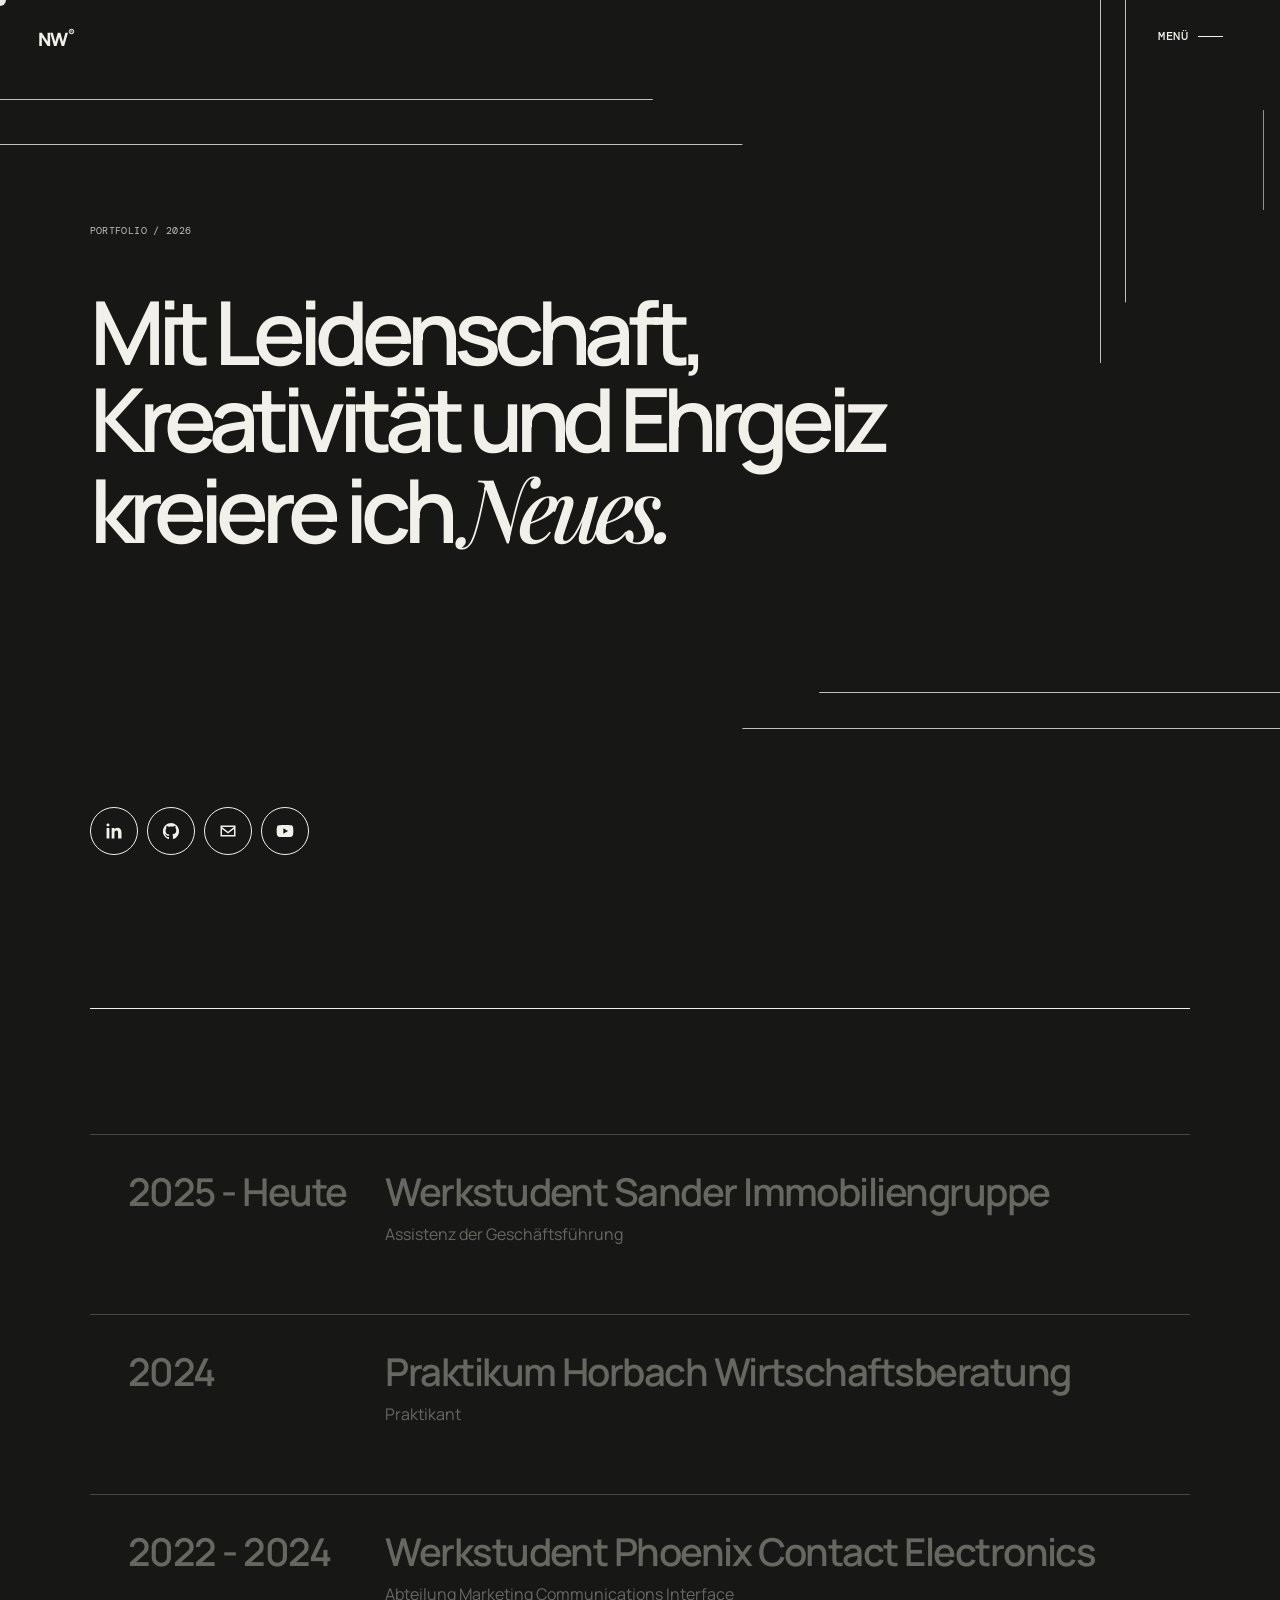
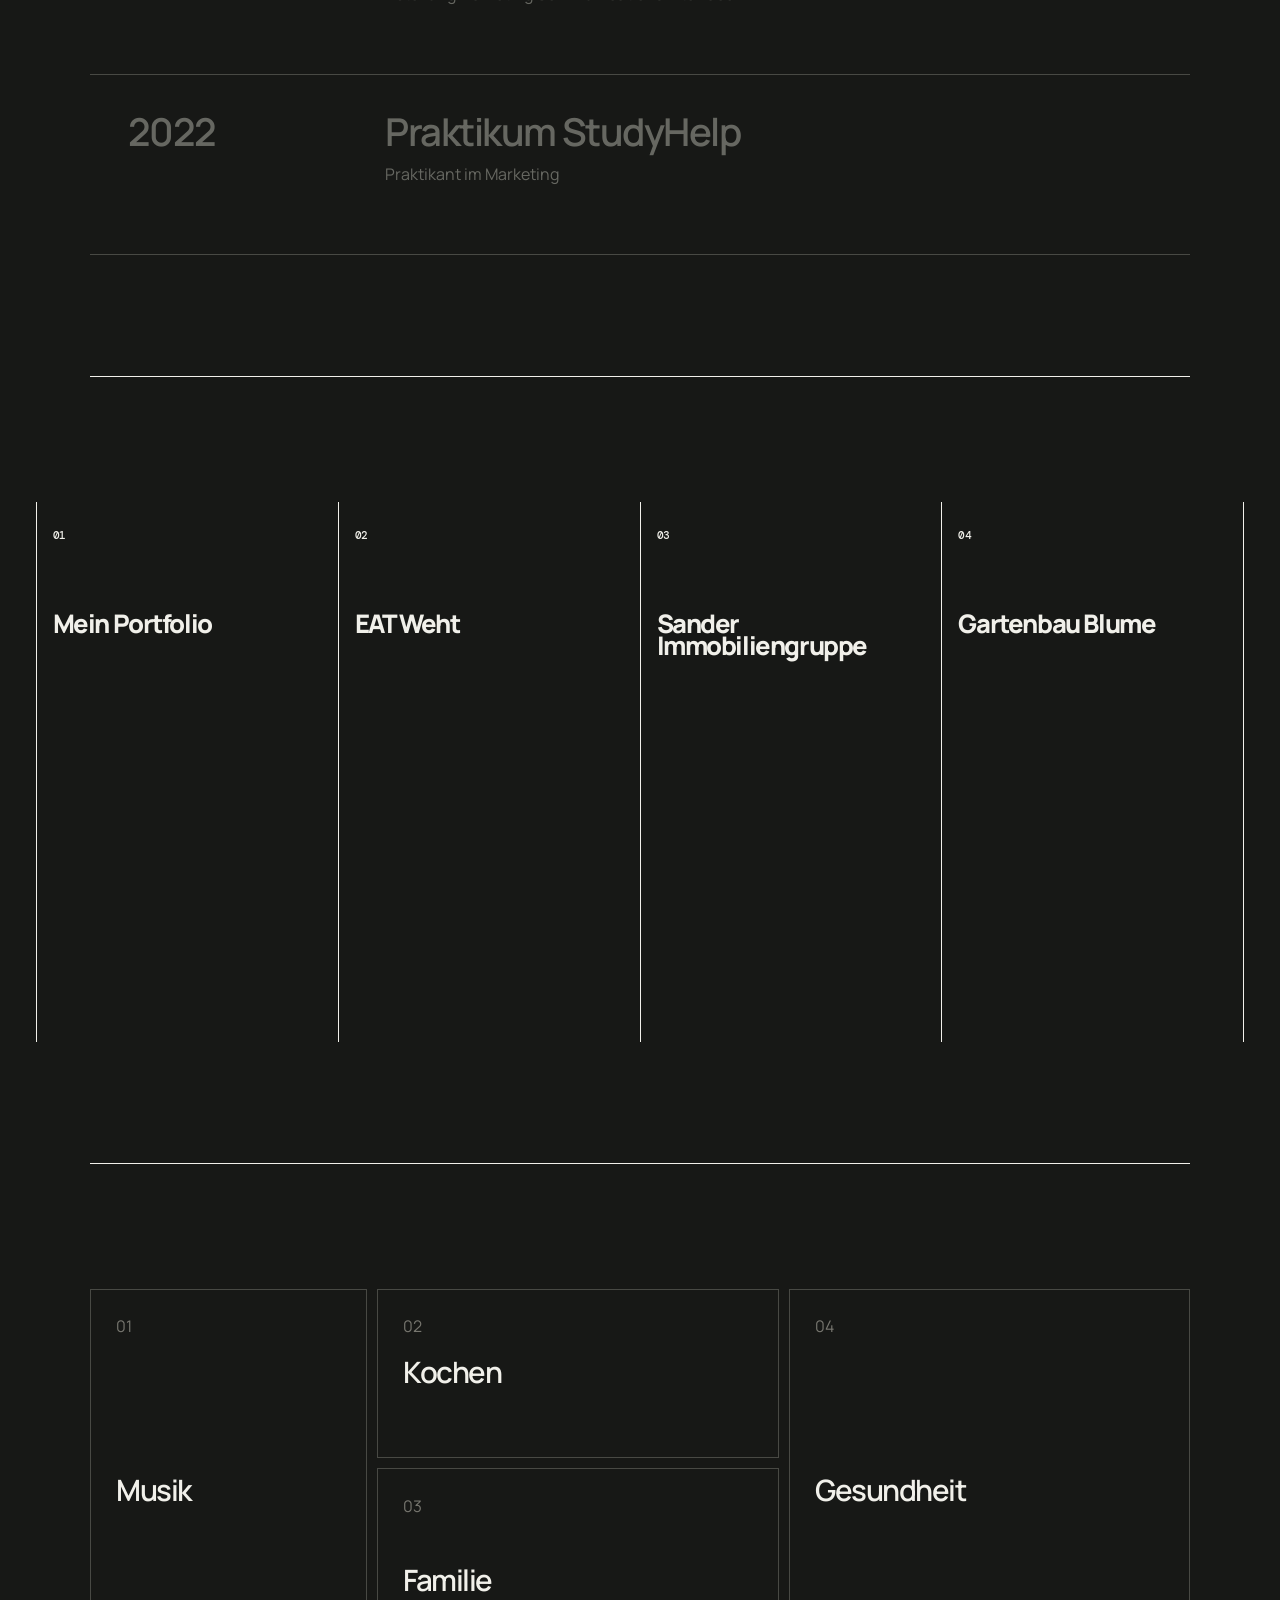
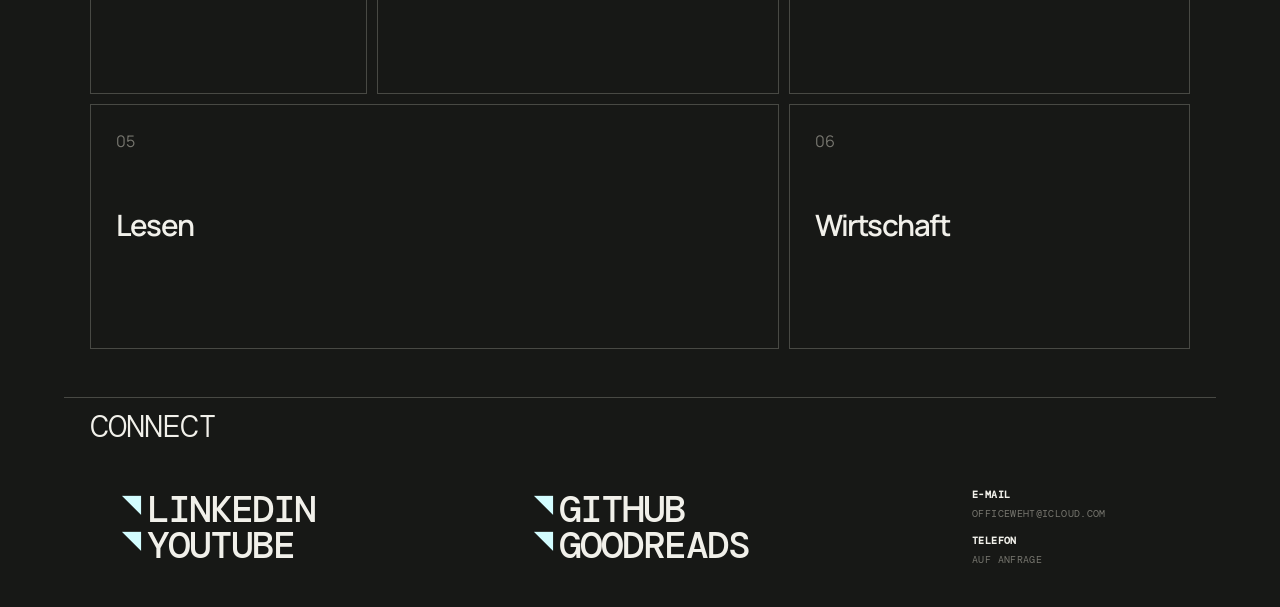
<file: index.html>
<!doctype html>
<html lang="de">
<head>
  <meta charset="utf-8">
  <meta name="viewport" content="width=device-width, initial-scale=1">
  <!-- ✏️ EDITIEREN: Browser-Titel -->
  <title>Über mich</title>
  <link rel="stylesheet" href="style-editorial.css">
</head>
<body>
  <div class="cursor-dot" aria-hidden="true"></div>
  <div class="progress" aria-hidden="true"><span></span></div>

    <header class="site-header">
        <!-- Monogramm / Brand -->
        <a class="brand" href="#top" aria-label="Zur Startseite">
            NW<span>®</span>
        </a>

    <!-- Menü Container mit Liquid-Glass Dropdown -->
        <div class="menu-wrapper">
            <button class="menu-toggle" type="button" aria-expanded="false" aria-controls="menu-dropdown">
            Menü <span></span>
            </button>

            <nav class="menu-dropdown" id="menu-dropdown" aria-label="Hauptnavigation">
                <div class="menu-dropdown__inner">
                    <a href="#top"><small>01</small> Start</a>
                    <a href="#history"><small>02</small> Historie</a>
                    <a href="#about"><small>03</small> Projekte</a>
                    <a href="#work"><small>04</small> Über mich</a>
                </div>
            </nav>
        </div>
    </header>

    <main id="top">
        <section class="hero" aria-labelledby="hero-title">
            <p class="eyebrow reveal">Portfolio / 2026</p>
                <div id="hero-title" class="hero-title">
                    <h1 class="hero-title-main">
                        <span class="line reveal">Mit Leidenschaft,</span>
                        <span class="line reveal">Kreativität und Ehrgeiz</span>
                        <span class="line reveal">kreiere ich <em>Neues.</em></span>
                    </h1>

                    <div class="hero-title-secret" aria-hidden="true">
                        <span class="line">Mit null Erfahrung,</span>
                        <span class="line">Langeweile und Musik</span>
                        <span class="line"><em>wird das schon.</em></span>
                    </div>
                </div>
            
            <!-- Horizontale Scroll-Balken im Hero-Hintergrund -->
            <div class="hero-lines" aria-hidden="true">
                <span class="hero-line hero-line--top-left"></span>
                <span class="hero-line hero-line--top-left2"></span>
                <span class="hero-line hero-line--bottom-right"></span>
                <span class="hero-line hero-line--bottom-right2"></span>
                <span class="hero-line hero-line--vertical"></span>
                <span class="hero-line hero-line--vertical2"></span>
            </div>        

            <div class="hero-actions reveal">
                <a class="hero-icon magnetic" href="https://www.linkedin.com/in/nico-weht" target="_blank" rel="noopener" aria-label="LinkedIn-Profil">
                <svg viewBox="0 0 24 24" aria-hidden="true"><path d="M6.4 8.3H3.1V21h3.3V8.3ZM4.8 3C3.7 3 3 3.7 3 4.7s.7 1.7 1.7 1.7c1.1 0 1.8-.7 1.8-1.7S5.8 3 4.8 3ZM21 13.7c0-3.8-2-5.6-4.7-5.6-2.2 0-3.2 1.2-3.8 2v-1.7H9.2V21h3.3v-6.3c0-1.7.3-3.3 2.4-3.3 2 0 2 1.9 2 3.4V21H21v-7.3Z"/></svg>
                </a>
                <a class="hero-icon magnetic" href="https://github.com/NViking" target="_blank" rel="noopener" aria-label="GitHub-Profil">
                <svg viewBox="0 0 24 24" aria-hidden="true"><path d="M12 2.5a9.8 9.8 0 0 0-3.1 19.1c.5.1.7-.2.7-.5v-1.9c-2.8.6-3.4-1.2-3.4-1.2-.5-1.2-1.1-1.5-1.1-1.5-.9-.6.1-.6.1-.6 1 .1 1.5 1 1.5 1 .9 1.5 2.3 1.1 2.9.8.1-.7.4-1.1.6-1.4-2.3-.3-4.7-1.1-4.7-5a3.9 3.9 0 0 1 1-2.7c-.1-.3-.4-1.3.1-2.7 0 0 .8-.3 2.7 1A9.3 9.3 0 0 1 12 6.5c.8 0 1.7.1 2.5.3 1.9-1.3 2.7-1 2.7-1 .5 1.4.2 2.4.1 2.7a3.9 3.9 0 0 1 1 2.7c0 3.9-2.4 4.7-4.7 5 .4.3.7 1 .7 1.9v3c0 .3.2.6.7.5A9.8 9.8 0 0 0 12 2.5Z"/></svg>
                </a>
                <a class="hero-icon magnetic" href="mailto:nicoweht@gmx.de" aria-label="E-Mail schreiben">
                <svg viewBox="0 0 24 24" aria-hidden="true"><path d="M3 5.5h18v13H3v-13Zm1.8 1.8 7.2 5.5 7.2-5.5H4.8Zm14.4 9.4V9.5L12 15 4.8 9.5v7.2h14.4Z"/></svg>
                </a>
                <a class="hero-icon magnetic" href="https://www.youtube.com/@N_Viking" target="_blank" rel="noopener" aria-label="YouTube-Kanal">
                    <svg viewBox="0 0 24 24" aria-hidden="true"><path d="M21.6 7.2a2.9 2.9 0 0 0-2-2C17.8 4.7 12 4.7 12 4.7s-5.8 0-7.6.5a2.9 2.9 0 0 0-2 2C2 9 2 12 2 12s0 3 .4 4.8a2.9 2.9 0 0 0 2 2c1.8.5 7.6.5 7.6.5s5.8 0 7.6-.5a2.9 2.9 0 0 0 2-2C22 15 22 12 22 12s0-3-.4-4.8ZM10 15.3V8.7l5.6 3.3-5.6 3.3Z"/>
                    </svg>
                </a>
            </div>
        </section>

        <!-- ============ HISTORIE / BERUFLICHER WERDEGANG ============ -->
        <section id="history" class="section history">
            <div class="section-label reveal" data-scroll-label>
                <span></span>
                <span>Mein Werdegang</span>
                <span>  </span>
            </div>

            <div class="history-grid reveal">

                <!-- ✏️ EDITIEREN: Aktuelle Position -->
                <div class="history-item">
                    <span class="history-year history-fill">2025 - Heute</span>

                    <div class="history-content">
                        <div class="history-default">
                            <span class="history-role history-fill">Werkstudent Sander Immobiliengruppe</span>
                            <span class="history-company history-fill">Assistenz der Geschäftsführung</span>
                        </div>

                        <!-- Erscheint beim Hover -->
                        <div class="history-hover">
                            Projektleitung, Kostenkalkulationen, IT-Leitung
                        </div>
                    </div>
                </div>

                <!-- ✏️ EDITIEREN: Station 2 -->
                <div class="history-item">
                    <span class="history-year history-fill">2024</span>

                    <div class="history-content">
                        <div class="history-default">
                            <span class="history-role history-fill">Praktikum Horbach Wirtschaftsberatung</span>
                            <span class="history-company history-fill">Praktikant</span>
                        </div>

                        <!-- Erscheint beim Hover -->
                        <div class="history-hover">
                            Aqkuise und Kundenberatung
                        </div>
                    </div>
                </div>

                <!-- ✏️ EDITIEREN: Station 3 -->
                <div class="history-item">
                    <span class="history-year history-fill">2022 - 2024</span>

                    <div class="history-content">
                        <div class="history-default">
                            <span class="history-role history-fill">Werkstudent Phoenix Contact Electronics</span>
                            <span class="history-company history-fill">Abteilung Marketing Communications Interface</span>
                        </div>

                        <!-- Erscheint beim Hover -->
                        <div class="history-hover">
                            Websiteerstellung und -überarbeitung, Unterstützung von Marketingkampagnen
                        </div>
                    </div>
                </div>

                <!-- ✏️ EDITIEREN: Station 4 -->
                <div class="history-item">
                    <span class="history-year history-fill">2022</span>

                    <div class="history-content">
                        <div class="history-default">
                            <span class="history-role history-fill">Praktikum StudyHelp</span>
                            <span class="history-company history-fill">Praktikant im Marketing</span>
                        </div>

                        <!-- Erscheint beim Hover -->
                        <div class="history-hover">
                            Social Media, Newslettererstellung, Akquise
                        </div>
                    </div>
                </div>

            </div>
        </section>

        <!-- ============ Ausgewählte Projekte ============ -->
        <section class="section about" id="about">

            <div class="section-label reveal" data-scroll-label>
                <span></span>
                <span>Ausgewählte Projekte</span>
                <span>  </span>
            </div>

            <div class="about-folds" data-about-folds>


                <article
                    class="about-fold"
                    data-panel
                    tabindex="0"
                    role="button"
                    aria-expanded="false"
                >
                    <div class="about-fold__closed">
                    <span class="about-fold__number">01</span>
                    <h3 class="about-fold__title">Mein Portfolio</h3>
                    </div>

                    <div class="about-fold__open">
                    <div class="about-fold__top">
                        <span class="about-fold__number">01</span>
                        <h3 class="about-fold__eyebrow">// Mein Portfolio</h3>
                    </div>

                    <div class="about-fold__layout">
                        <div class="about-fold__services">
                        <span>/ Persönlich </span>
                        <span>/ Kreativ</span>
                        <span>/ Interaktiv</span>
                        <span>/ Modern</span>
                        </div>

                         <a class="about-fold__link" href="https://portfolio-website.r6tpn5th58.workers.dev/#top" target="_blank" rel="noopener" aria-label="Projekt Gartenbau Blume ansehen">
                            <img class="about-fold__image" src="assets/projects/projekt1_dunkel.webp" alt="Mein Portfolio">
                        </a>
                    </div>

                    <p class="about-fold__copy">
                        Das hier ist meine kreative Ecke im Netz. Auf verschiedenen Weisen 
                        abe ich meine Persönlichkeit und meine Projekte dargestellt, und das so kreativ wie möglich.
                    </p>
                    </div>
                </article>

                <article
                    class="about-fold"
                    data-panel
                    tabindex="0"
                    role="button"
                    aria-expanded="false"
                >
                    <div class="about-fold__closed">
                    <span class="about-fold__number">02</span>
                    <h3 class="about-fold__title">EAT Weht</h3>
                    </div>

                    <div class="about-fold__open">
                    <div class="about-fold__top">
                        <span class="about-fold__number">02</span>
                        <h3 class="about-fold__eyebrow">// EAT Weht</h3>
                    </div>

                    <div class="about-fold__layout">
                        <div class="about-fold__services">
                        <span>/ Fachlich </span>
                        <span>/ Zugeschnitten</span>
                        <span>/ Qualitativ</span>
                        <span>/ Informativ</span>
                        </div>

                         <a class="about-fold__link" href="https://portfolio-website.r6tpn5th58.workers.dev/#top" target="_blank" rel="noopener" aria-label="Projekt Gartenbau Blume ansehen">
                            <img class="about-fold__image" src="assets/projects/projekt2.webp" alt="EAT Weht – Webdesign-Projekt">
                        </a>
                    </div>

                    <p class="about-fold__copy">
                        Meine erste Website, die auf jemand anderes zugeschnitten ist. Sie vermittelt essenzielle Informationen 
                        auf den ersten Blick, wirkt professionell und gibt Besuchern das Gefühl, dass echte Qualität im Mittelpunkt steht.
                    </p>
                    </div>
                </article>

                <article
                    class="about-fold"
                    data-panel
                    tabindex="0"
                    role="button"
                    aria-expanded="false"
                >
                    <div class="about-fold__closed">
                    <span class="about-fold__number">03</span>
                    <h3 class="about-fold__title">Sander Immobiliengruppe</h3>
                    </div>

                    <div class="about-fold__open">
                    <div class="about-fold__top">
                        <span class="about-fold__number">03</span>
                        <h3 class="about-fold__eyebrow">// Sander Immobiliengruppe</h3>
                    </div>

                    <div class="about-fold__layout">
                        <div class="about-fold__services">
                        <span>/ BRANDING</span>
                        <span>/ VISUAL IDENTITY</span>
                        <span>/ ZEITLOS</span>
                        <span>/ ERFAHREN</span>
                        </div>

                        <a class="about-fold__link" href="https://portfolio-website.r6tpn5th58.workers.dev/#top" target="_blank" rel="noopener" aria-label="Projekt Gartenbau Blume ansehen">
                            <img class="about-fold__image" src="assets/projects/projekt3.webp" alt="Sander Immobiliengruppe – Webdesign-Projekt">
                        </a>
                    </div>

                    <p class="about-fold__copy">
                        Gestützt auf jahrelange Erfahrung entsteht eine Visual Identity, 
                        die gebaute Werte und klare Ästhetik dauerhaft zusammenführt. Sie macht die 
                        Architektonische Qualität sichtbar macht und gibt Projekten ein unverwechselbares Gesicht.
                    </p>
                    </div>
                </article>

                <article
                    class="about-fold"
                    data-panel
                    tabindex="0"
                    role="button"
                    aria-expanded="false"
                >
                    <div class="about-fold__closed">
                    <span class="about-fold__number">04</span>
                    <h3 class="about-fold__title">Gartenbau Blume</h3>
                    </div>

                    <div class="about-fold__open">
                    <div class="about-fold__top">
                        <span class="about-fold__number">04</span>
                        <h3 class="about-fold__eyebrow">// Gartenbau Blume</h3>
                    </div>

                    <div class="about-fold__layout">
                        <div class="about-fold__services">
                        <span>/ Harmonisch</span>
                        <span>/ Kundennah</span>
                        <span>/ Zielorientiert</span>
                        <span>/ Wohlfühlend</span>
                        </div>

                        <a class="about-fold__link" href="https://portfolio-website.r6tpn5th58.workers.dev/#top" target="_blank" rel="noopener" aria-label="Projekt Gartenbau Blume ansehen">
                            <img class="about-fold__image" src="assets/projects/projekt4_dunkel.webp" alt="Gartenbau Blume – Webdesign-Projekt">
                        </a>
                    </div>

                    <p class="about-fold__copy">
                        Gärten schaffen Freiräume, die den Alltag entschleunigen und spürbares Wohlbefinden schenken. 
                        Kundennah gedacht und zielorientiert realisiert für ein natürliches Gesamtbild mit bleibendem Wert.
                    </p>
                    </div>
                </article>
            </div>
        </section>

        <!-- ============ Über mich ============ -->
        <section class="section work" id="work">
            <div class="section-label reveal" data-scroll-label>
                <span></span>
                <span>Über mich</span>
                <span>  </span>
            </div>

            <div class="container">
                <div
                class="work-collage reveal"
                style="--delay: 100ms"
                aria-label="Leistungen – Karte auswählen für Details"
                >
                <article class="work-card work-card--branding">
                    <button class="work-card__button" type="button" aria-pressed="false">
                    <span class="work-card__inner">
                        <span class="work-card__face work-card__front">
                        <span class="work-card__index">01</span>
                        <span class="work-card__title">Musik</span>
                        <span class="work-card__hint">Details ↗</span>
                        </span>

                        <span class="work-card__face work-card__back">
                        <span class="work-card__detail-title">
                            Sie muss einfach dabei sein.
                        </span>
                        <span class="work-card__copy">
                            Musik ist klasse. Sie war schon von klein auf ein Teil meines Lebens. 
                            Mit ihr kann ich konzentrierter arbeiten und vergesse dabei sogar manchmal die Zeit. 
                        </span>
                        </span>
                    </span>
                    </button>
                </article>

                <article class="work-card work-card--identity">
                    <button class="work-card__button" type="button" aria-pressed="false">
                    <span class="work-card__inner">
                        <span class="work-card__face work-card__front">
                        <span class="work-card__index">02</span>
                        <span class="work-card__title">Kochen</span>
                        <span class="work-card__hint">Details ↗</span>
                        </span>

                        <span class="work-card__face work-card__back">
                        <span class="work-card__detail-title">
                            Die richtige Mischung zählt.
                        </span>
                        <span class="work-card__copy">
                            Wie beim Kochen, muss auch beim Design alles stimmen,
                            damit es am Ende gut aussieht.
                        </span>
                        </span>
                    </span>
                    </button>
                </article>

                <article class="work-card work-card--strategy">
                    <button class="work-card__button" type="button" aria-pressed="false">
                    <span class="work-card__inner">
                        <span class="work-card__face work-card__front">
                        <span class="work-card__index">04</span>
                        <span class="work-card__title">Gesundheit</span>
                        <span class="work-card__hint">Details ↗</span>
                        </span>

                        <span class="work-card__face work-card__back">
                        <span class="work-card__detail-title">
                            Ohne geht nicht. 
                        </span>
                        <span class="work-card__copy">
                            Ich lege viel Wert auf meine Gesundheit. Auswiegend Sport, 
                            größstenteils gesunde Nahrung und meistens guter Schlaf. 
                            Das ist das Mindeste, um funktionierend durch den Alltag zu kommen. 
                        </span>
                        </span>
                    </span>
                    </button>
                </article>

                <article class="work-card work-card--web">
                    <button class="work-card__button" type="button" aria-pressed="false">
                    <span class="work-card__inner">
                        <span class="work-card__face work-card__front">
                        <span class="work-card__index">03</span>
                        <span class="work-card__title">Familie</span>
                        <span class="work-card__hint">Details ↗</span>
                        </span>

                        <span class="work-card__face work-card__back">
                        <span class="work-card__detail-title">
                            Miteinander schafft man mehr.
                        </span>
                        <span class="work-card__copy">
                            Sollte ich mal unschlüssig sein, ob privat oder beim Erstellen 
                            von Websites, kann ich mich auf meine Familie so gut wie immer verlassen.
                        </span>
                        </span>
                    </span>
                    </button>
                </article>

                <article class="work-card work-card--social">
                    <button class="work-card__button" type="button" aria-pressed="false">
                    <span class="work-card__inner">
                        <span class="work-card__face work-card__front">
                        <span class="work-card__index">05</span>
                        <span class="work-card__title">Lesen</span>
                        <span class="work-card__hint">Details ↗</span>
                        </span>

                        <span class="work-card__face work-card__back">
                        <span class="work-card__detail-title">
                            Von nichts kommt nichts.
                        </span>
                        <span class="work-card__copy">
                            Gute Ideen kommen nicht aus dem Nichts. Ich lese gerne gute Thriller oder Sci-Fi-Geschichten, 
                            die ein gutes Worldbuilding haben und sich dafür auch Zeit nehmen. 
                            Genau da entsteht die Geduld fürs Detail, die ich auch in meine Arbeit einfließen lasse.
                        </span>
                        </span>
                    </span>
                    </button>
                </article>

                <article class="work-card work-card--print">
                    <button class="work-card__button" type="button" aria-pressed="false">
                    <span class="work-card__inner">
                        <span class="work-card__face work-card__front">
                        <span class="work-card__index">06</span>
                        <span class="work-card__title">Wirtschaft</span>
                        <span class="work-card__hint">Details ↗</span>
                        </span>

                        <span class="work-card__face work-card__back">
                        <span class="work-card__detail-title">
                            Form folgt Substanz.
                        </span>
                        <span class="work-card__copy">  
                            Mein Hintergrund in Wirtschaft schärft den Blick fürs Wesenstliche. Es braucht keine 
                            unnötigen Schnörkel, um eine gute Website zu erstellen.                         
                        </span>
                        </span>
                    </span>
                    </button>
                </article>
                </div>
            </div>
        </section>
    </main>
        <!-- ============ Footer =========== -->
    <footer class="footer-connect" id="connect">
        <div class="section-label reveal">
            <span></span>
            <span>Connect</span>
            <span>  </span>
        </div>        
        <div class="footer-connect__grid">
            <nav class="footer-connect__links" aria-label="Social Links">
                <a href="https://www.linkedin.com/in/nico-weht" target="_blank" rel="noopener">
                    <span class="footer-connect__link-label">LinkedIn</span>
                </a>

                <a href="https://github.com/NViking" target="_blank" rel="noopener" > 
                    <span class="footer-connect__link-label">GitHub</span>
                </a>

                <a href="https://www.youtube.com/@N_Viking" target="_blank" rel="noopener" >
                    <span class="footer-connect__link-label">YouTube</span>
                </a>

                <a href="https://www.goodreads.com/n_viking" target="_blank"  rel="noopener" >
                    <span class="footer-connect__link-label">Goodreads</span>
                </a>
            </nav>

            <address class="footer-connect__details">
            <p> <strong>E-Mail</strong> <a href="mailto:officeweht@icloud.com">officeweht@icloud.com</a> </p>
            <p> <strong>Telefon</strong> <a href="tel:+491705890856">auf Anfrage</a> </p>
            </address>
        </div>
    </footer>
    <script src="script-editorial.js"></script>
</body>
</html>
</file>
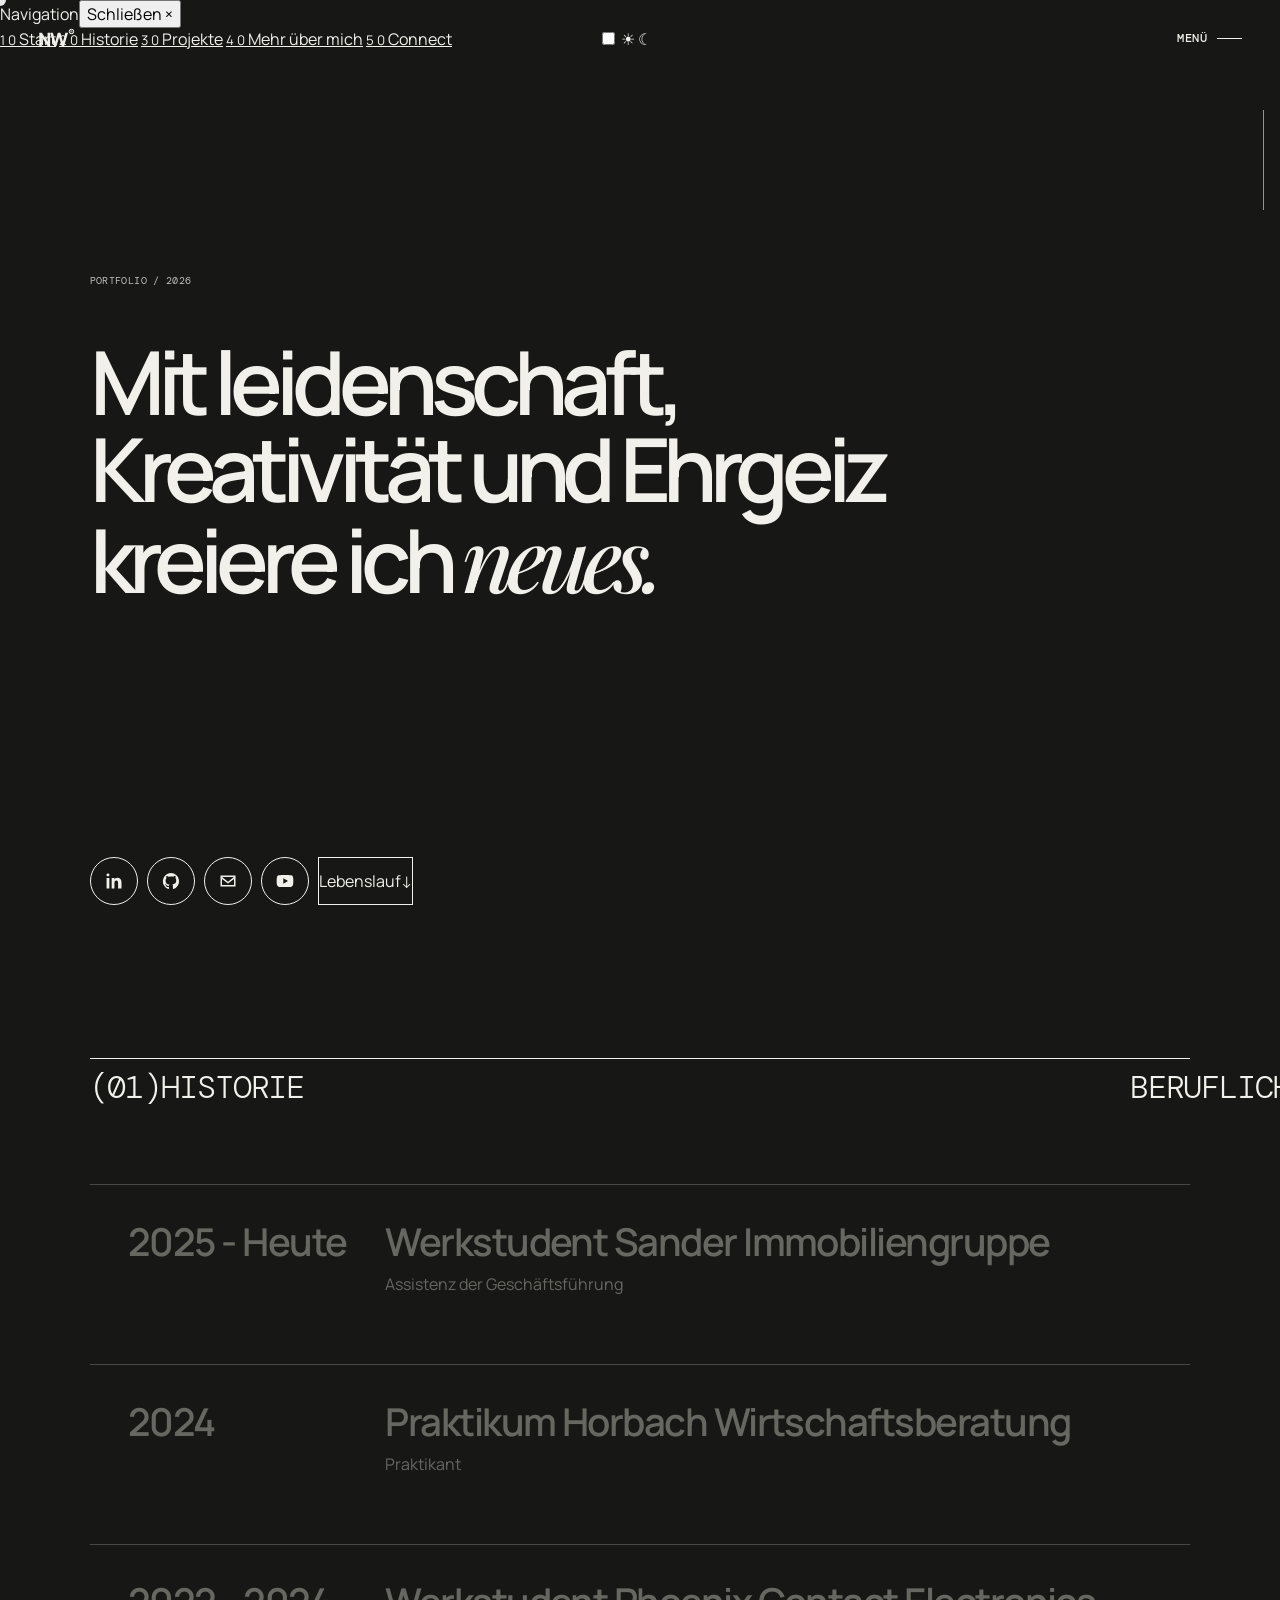
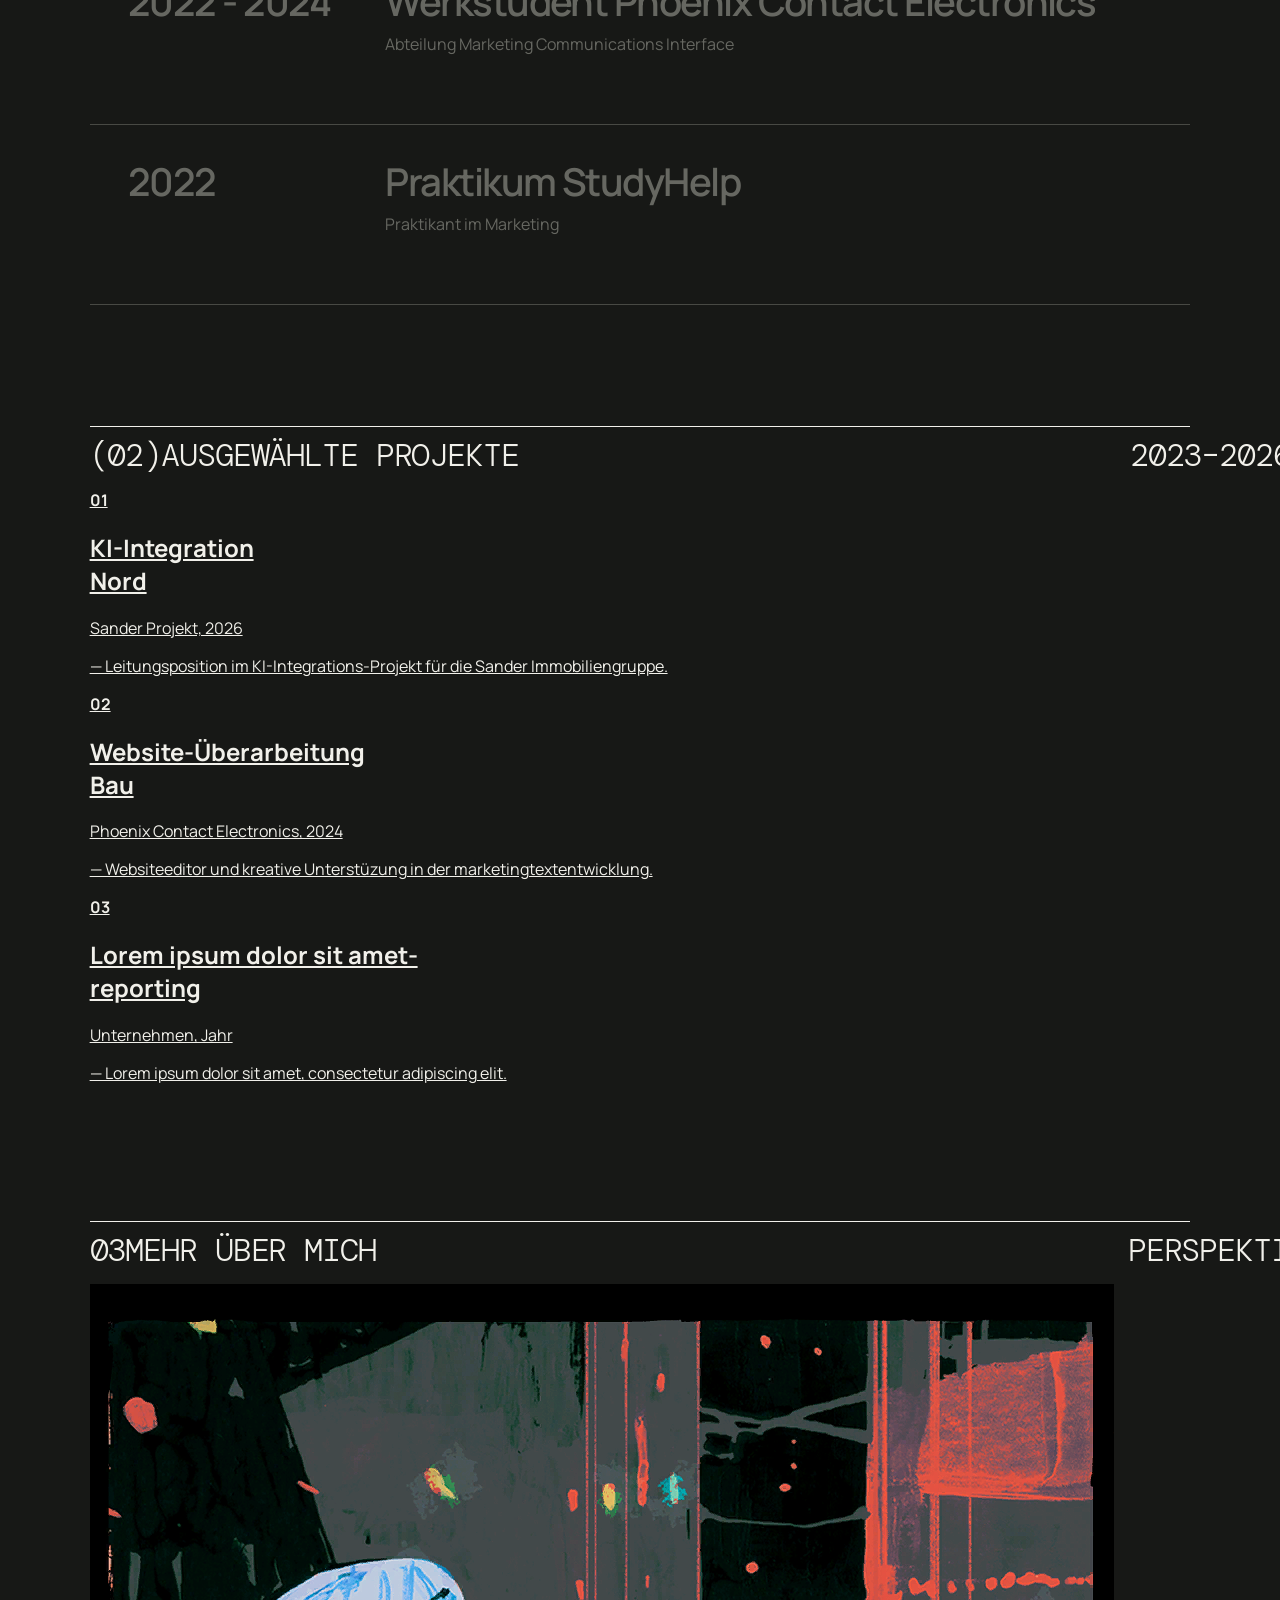
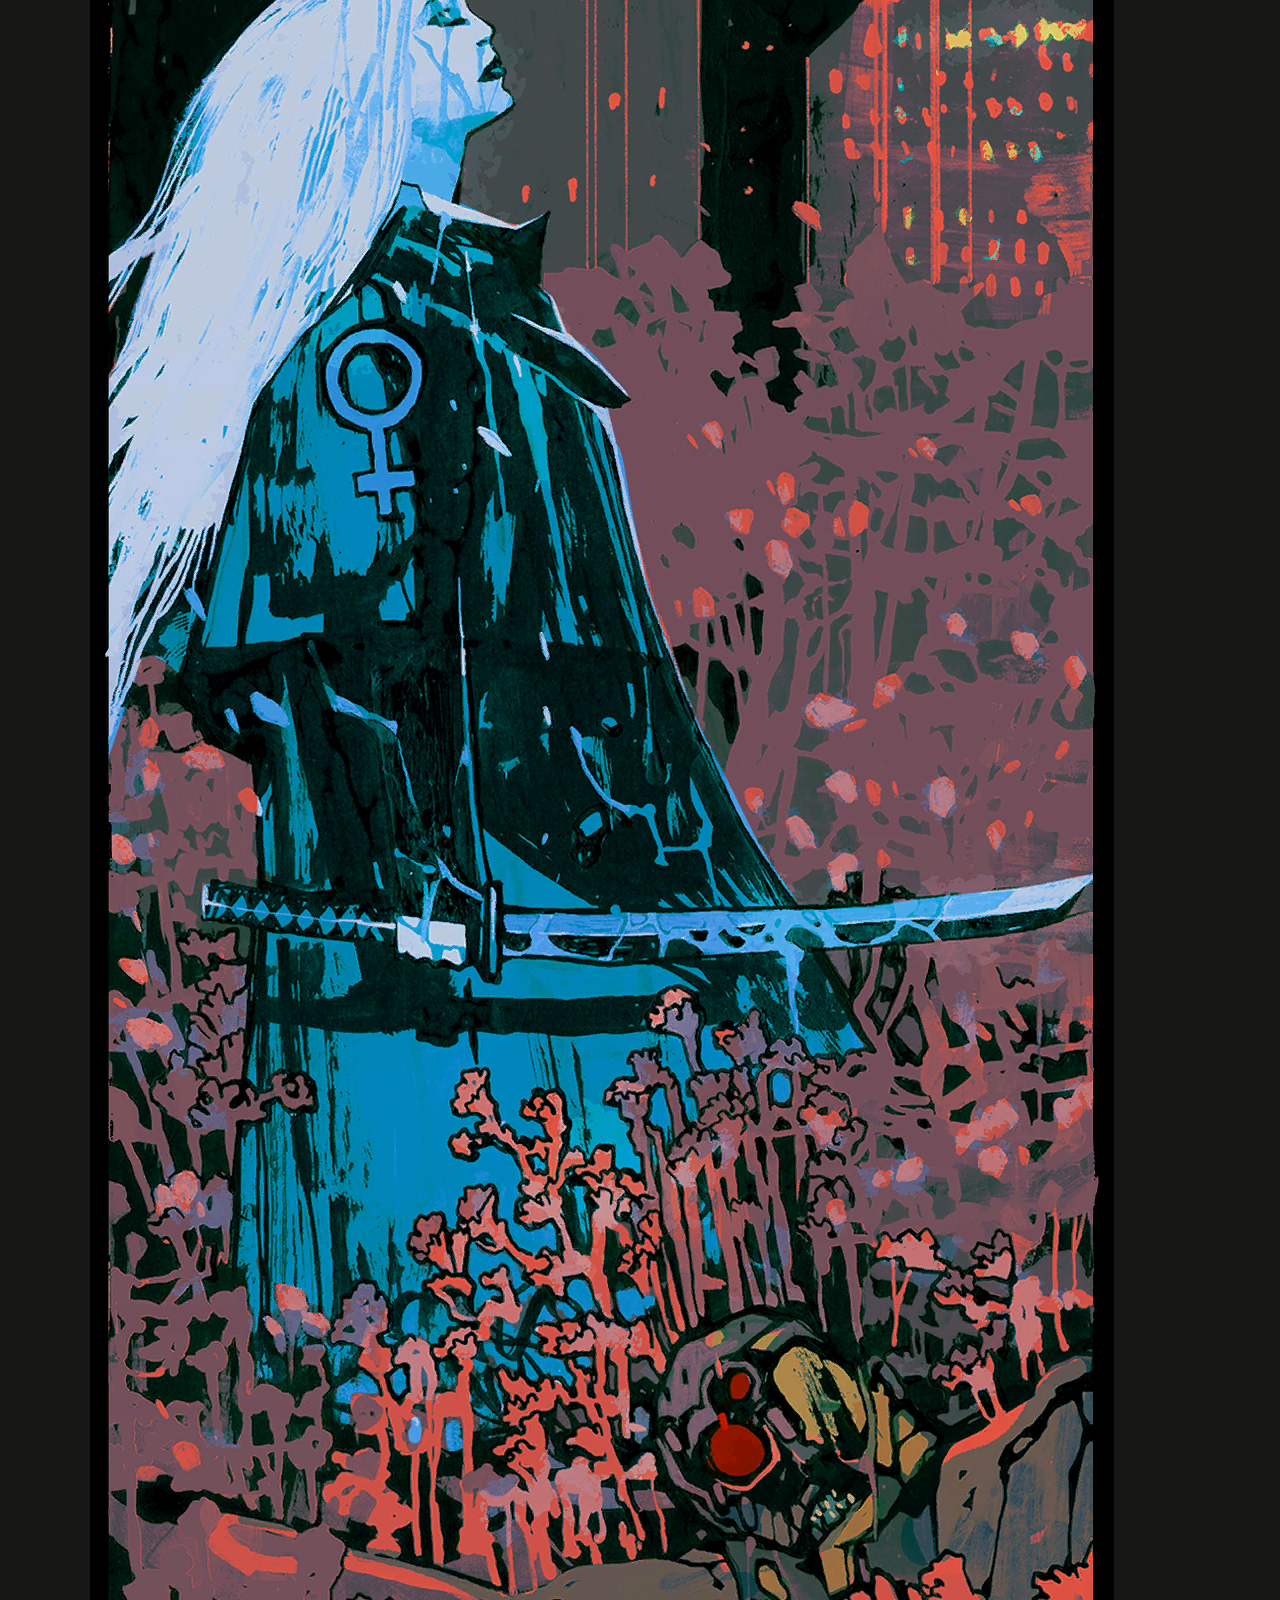
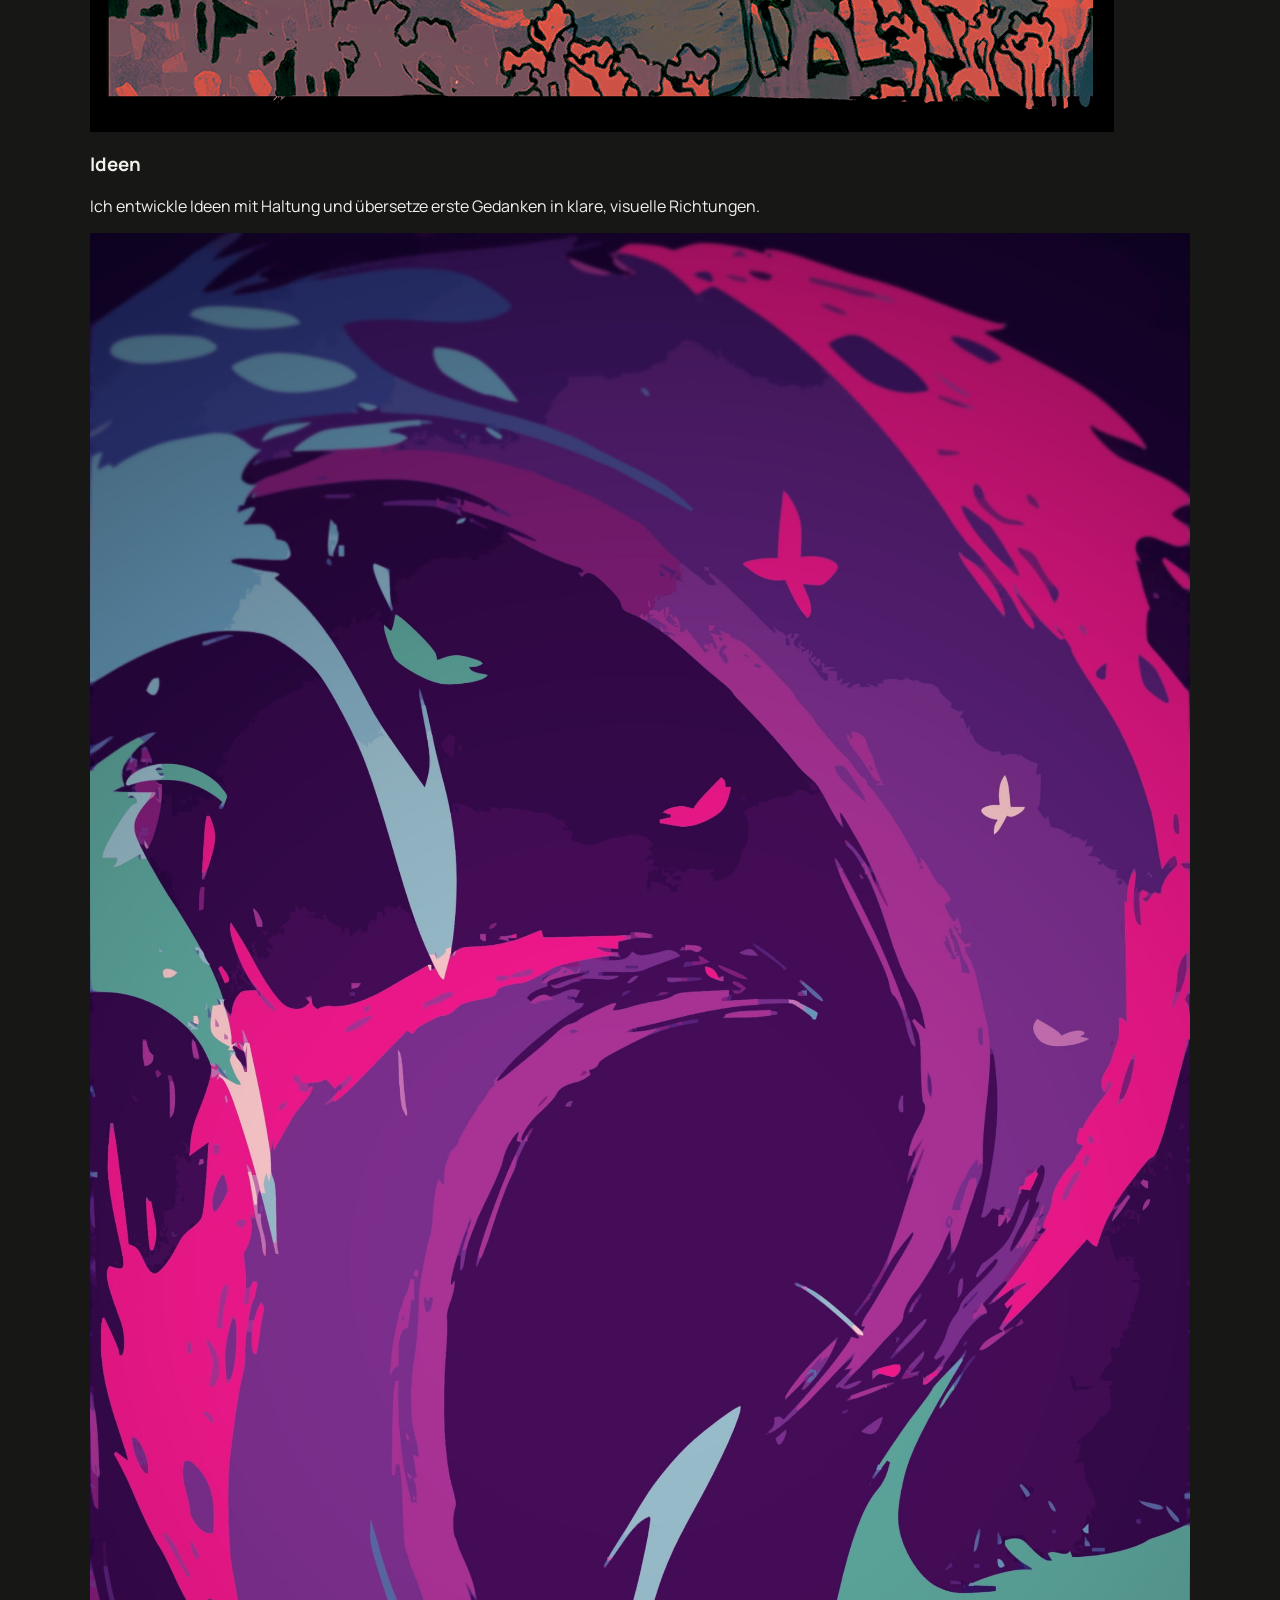
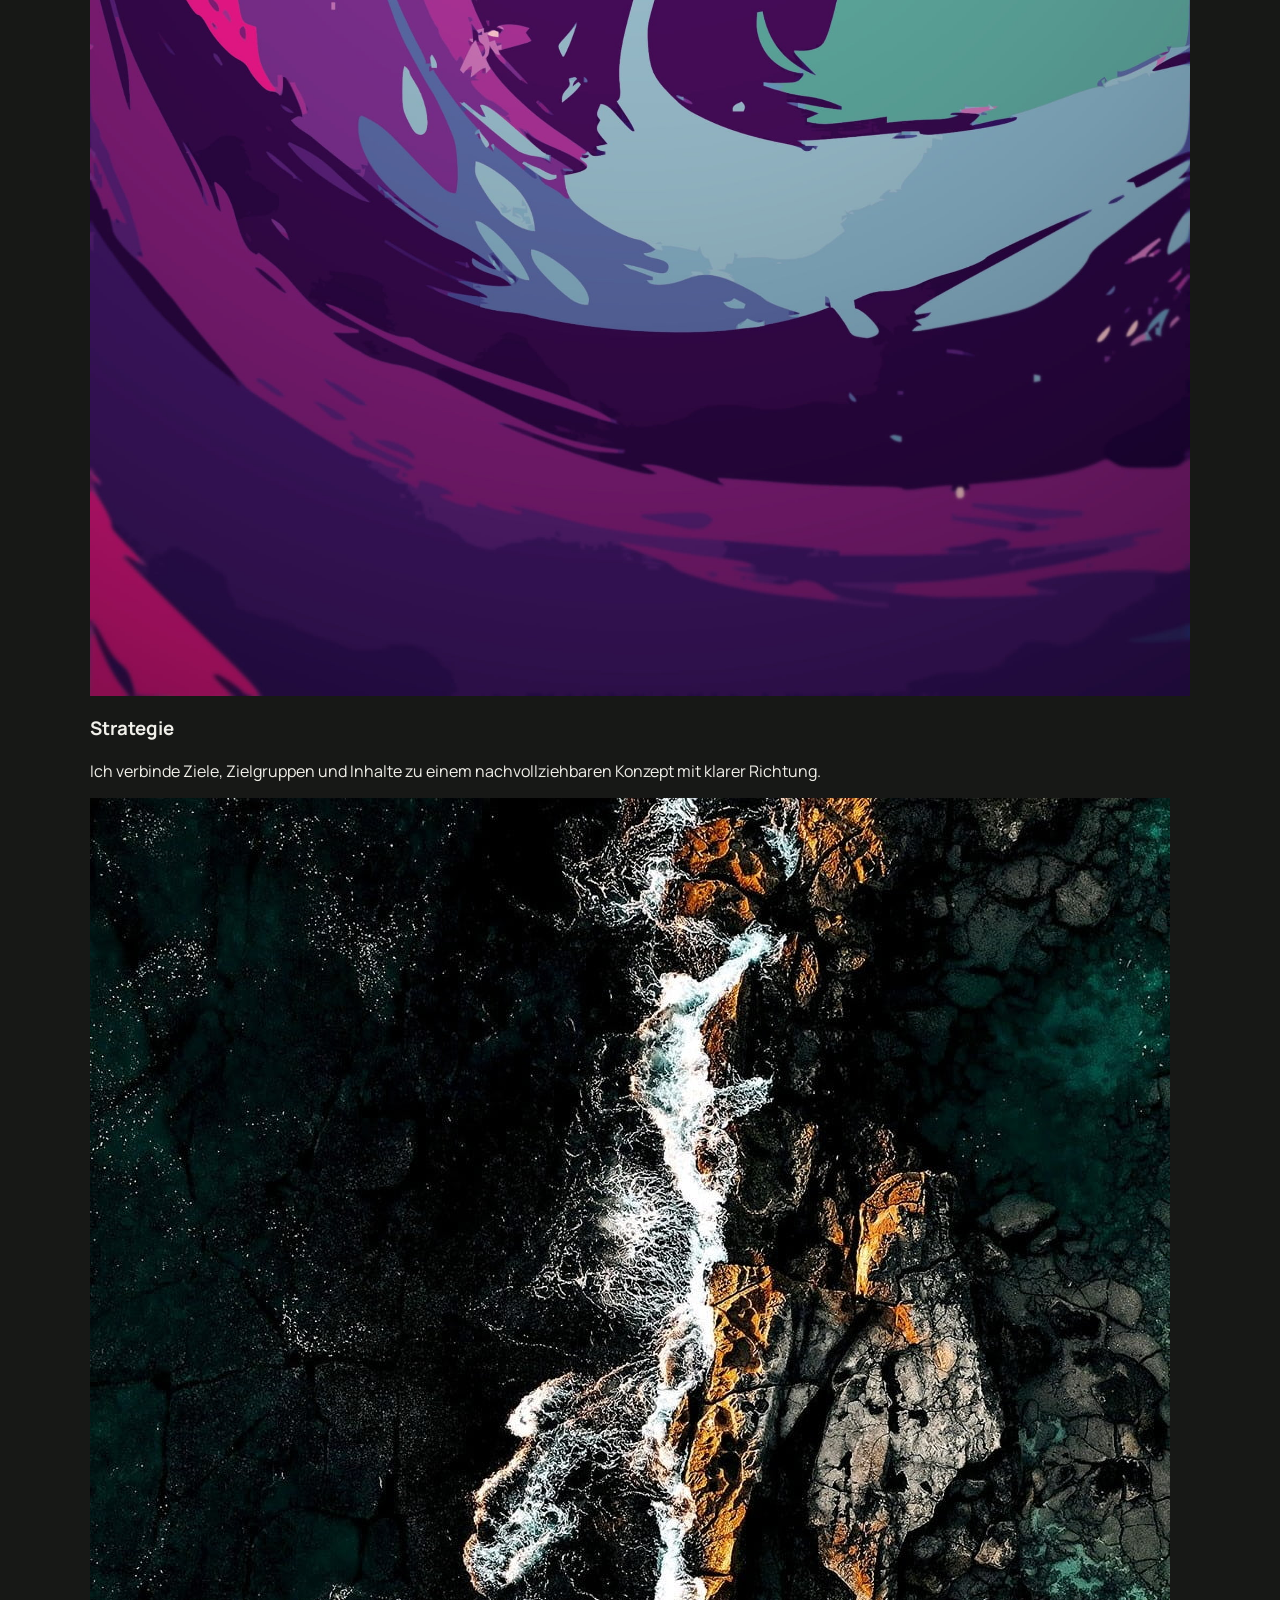
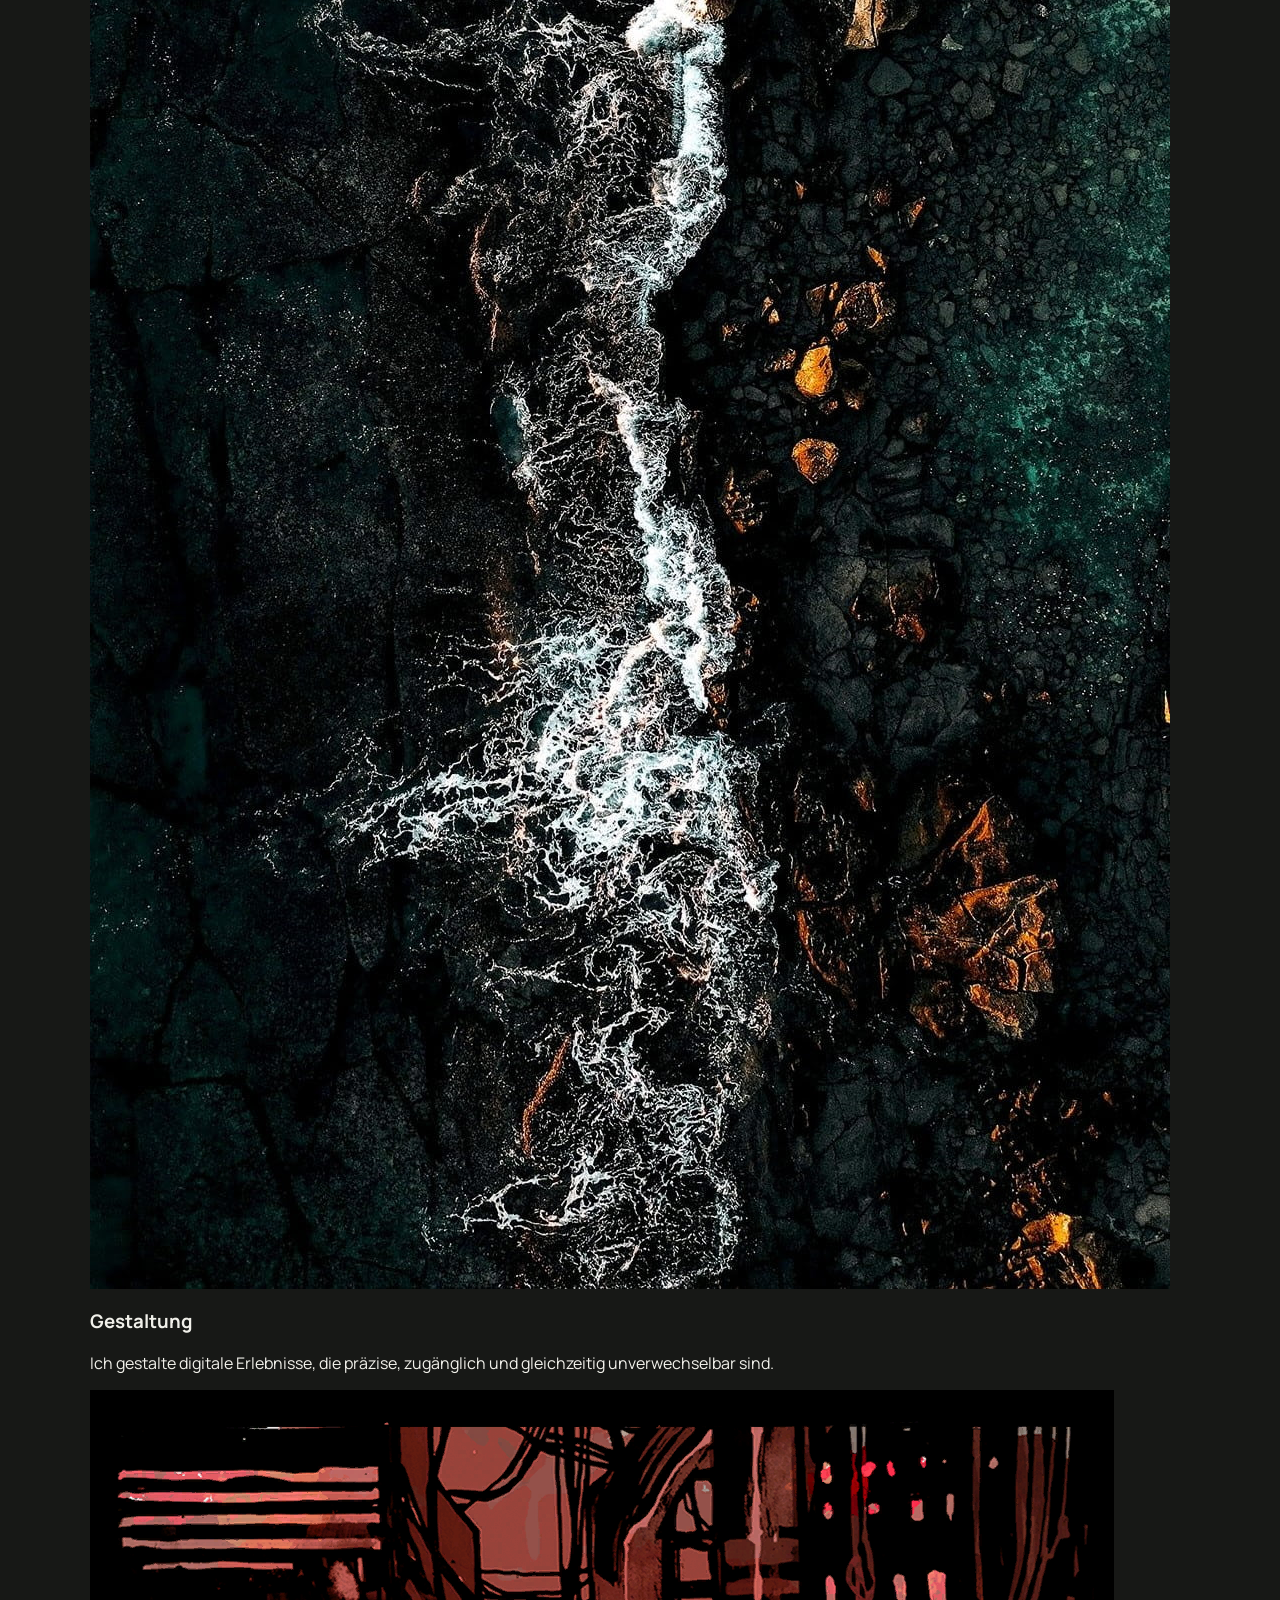
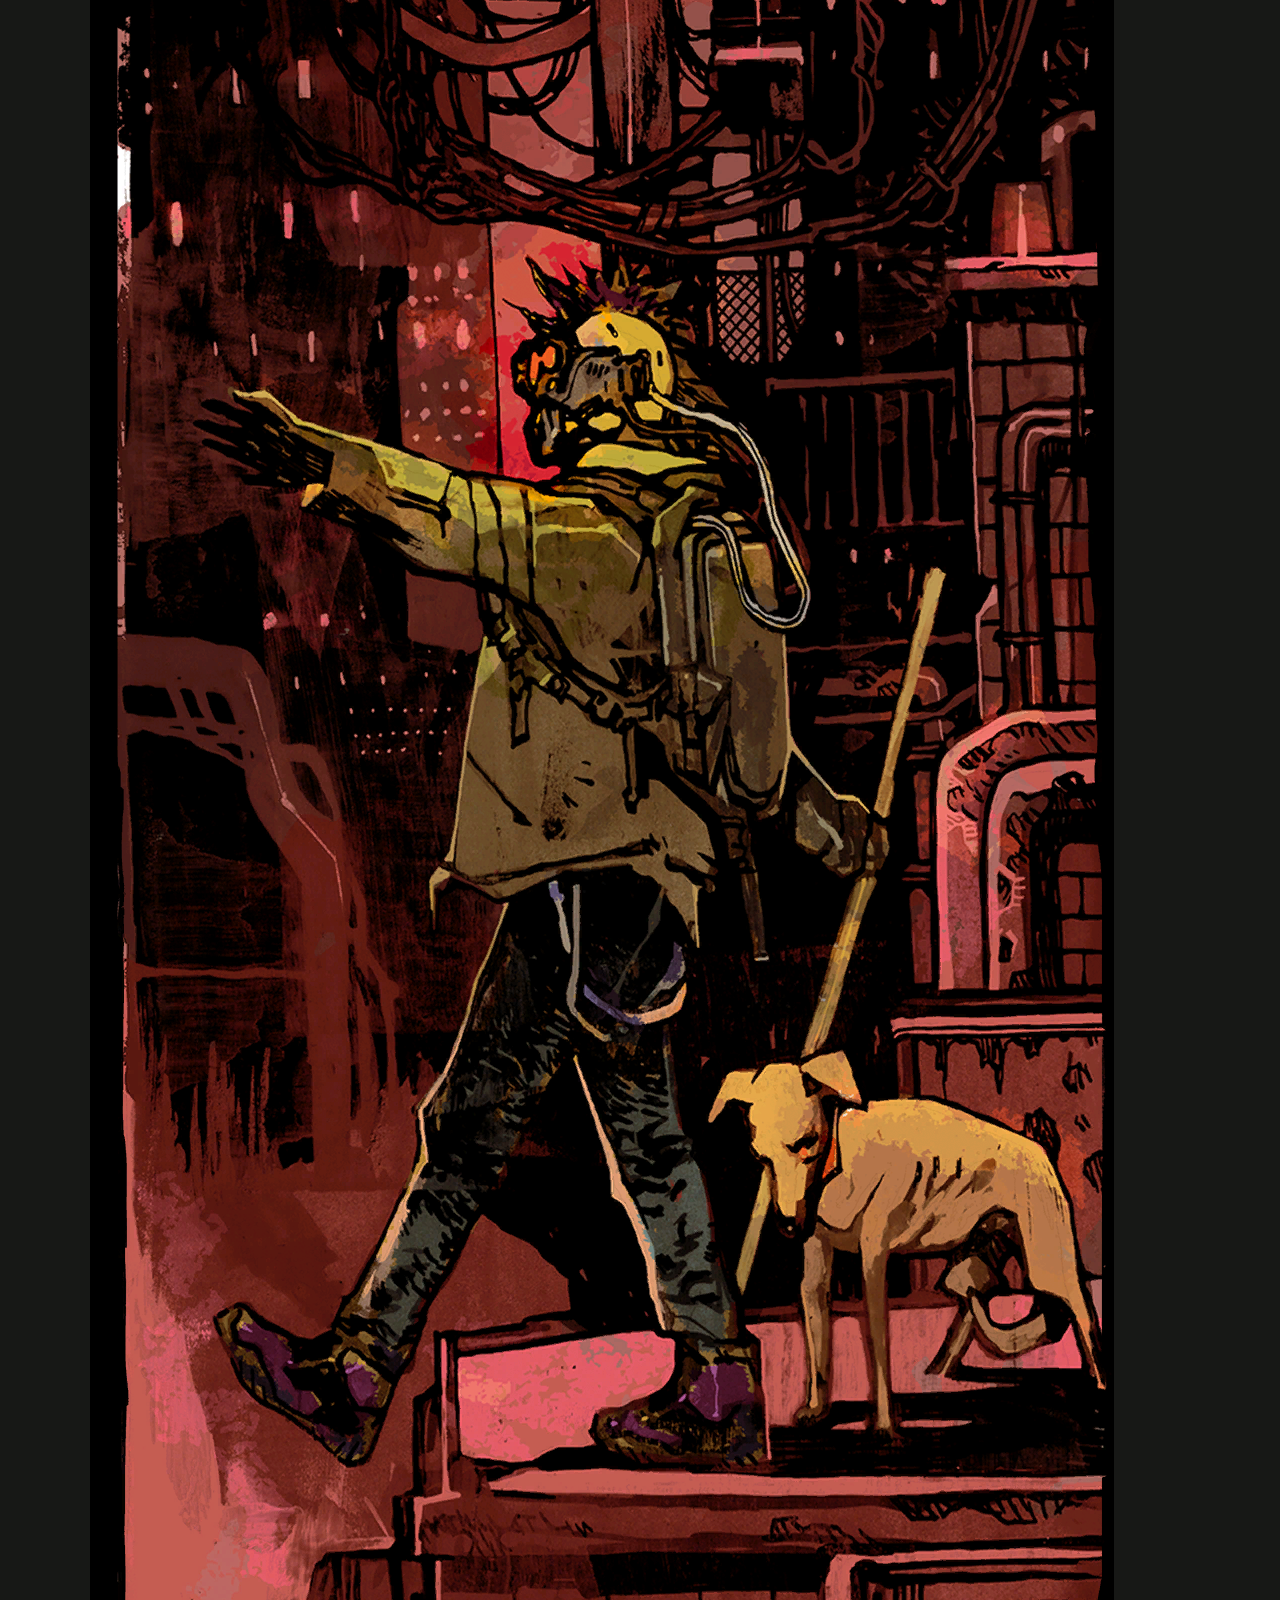
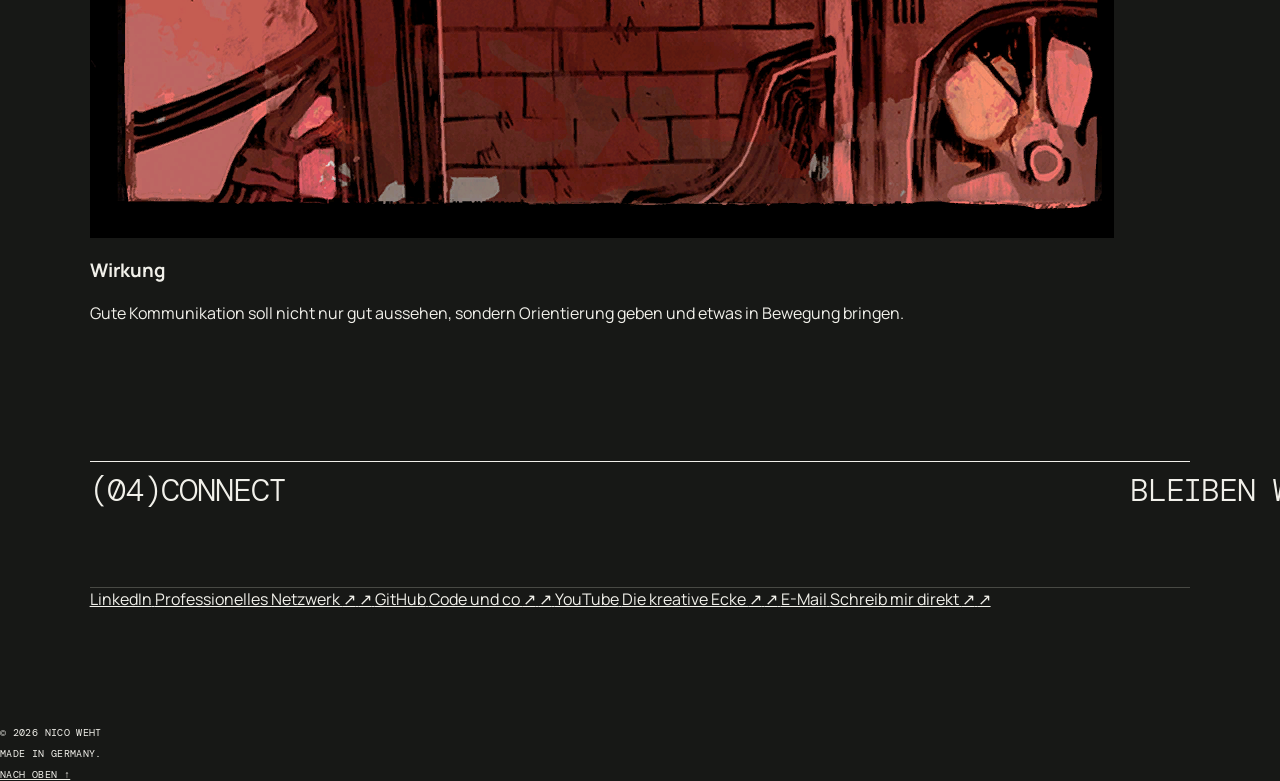
<file: index-editorial.html>
<!doctype html>
<html lang="de">
<head>
  <meta charset="utf-8">
  <meta name="viewport" content="width=device-width, initial-scale=1">
  <!-- ✏️ EDITIEREN: Browser-Titel -->
  <title>Über mich</title>
  <link rel="stylesheet" href="style-editorial.css">
</head>
<body>
  <div class="cursor-dot" aria-hidden="true"></div>
  <div class="progress" aria-hidden="true"><span></span></div>

  <header class="site-header">
    <!-- ✏️ EDITIEREN: Monogramm / Kurzname -->
    <a class="brand" href="#top" aria-label="Zur Startseite">NW<span>®</span></a>
       <!-- Neu: Dark-/Light-Mode-Toggle in der Header-Mitte -->
    <label class="theme-toggle" for="theme-switch">
        <input
            type="checkbox"
            id="theme-switch"
            aria-label="Hellen Modus aktivieren"
        >
        <span class="theme-toggle__track">
            <span class="theme-toggle__sun" aria-hidden="true">☀</span>
            <span class="theme-toggle__moon" aria-hidden="true">☾</span>
            <span class="theme-toggle__thumb"></span>
        </span>
    </label>
    <button class="menu-toggle" type="button" aria-expanded="false" aria-controls="menu">Menü <span></span></button>
  </header>

  <aside class="menu" id="menu" aria-hidden="true">
    <div class="menu-top"><span>Navigation</span><button class="menu-close" type="button">Schließen ×</button></div>
    <nav>
        <a href="#top"><small>1 0</small> Start</a>
        <a href="#history"><small>2 0</small> Historie</a>
        <a href="#work"><small>3 0</small> Projekte</a>
        <a href="#about"><small>4 0</small> Mehr über mich</a>
        <a href="#contact"><small>5 0</small> Connect</a>
    </nav>
  </aside>

  <main id="top">
    <section class="hero" aria-labelledby="hero-title">
      <p class="eyebrow reveal">Portfolio / 2026</p>
      <!-- ✏️ EDITIEREN: Hauptaussage -->
        <div id="hero-title" class="hero-title">
            <!-- Normaler Text -->
            <h1 class="hero-title-main">
                <span class="line reveal">Mit leidenschaft,</span>
                <span class="line reveal">Kreativität und Ehrgeiz</span>
                <span class="line reveal">kreiere ich <em>neues.</em></span>
            </h1>

            <!-- Geheimer Text im Maus-Kreis -->
            <div class="hero-title-secret" aria-hidden="true">
                <span class="line">Mit null Erfahrung,</span>
                <span class="line">langeweile und Musik</span>
                <span class="line"><em>wird das schon.</em></span>
            </div>
        </div>
      <!-- ✏️ EDITIEREN: Deine Profil-Links, E-Mail und Dateiname des Lebenslaufs -->
      <div class="hero-actions reveal">
        <a class="hero-icon magnetic" href="https://www.linkedin.com/in/nico-weht" target="_blank" rel="noopener" aria-label="LinkedIn-Profil">
          <svg viewBox="0 0 24 24" aria-hidden="true"><path d="M6.4 8.3H3.1V21h3.3V8.3ZM4.8 3C3.7 3 3 3.7 3 4.7s.7 1.7 1.7 1.7c1.1 0 1.8-.7 1.8-1.7S5.8 3 4.8 3ZM21 13.7c0-3.8-2-5.6-4.7-5.6-2.2 0-3.2 1.2-3.8 2v-1.7H9.2V21h3.3v-6.3c0-1.7.3-3.3 2.4-3.3 2 0 2 1.9 2 3.4V21H21v-7.3Z"/></svg>
        </a>
        <a class="hero-icon magnetic" href="https://github.com/NViking" target="_blank" rel="noopener" aria-label="GitHub-Profil">
          <svg viewBox="0 0 24 24" aria-hidden="true"><path d="M12 2.5a9.8 9.8 0 0 0-3.1 19.1c.5.1.7-.2.7-.5v-1.9c-2.8.6-3.4-1.2-3.4-1.2-.5-1.2-1.1-1.5-1.1-1.5-.9-.6.1-.6.1-.6 1 .1 1.5 1 1.5 1 .9 1.5 2.3 1.1 2.9.8.1-.7.4-1.1.6-1.4-2.3-.3-4.7-1.1-4.7-5a3.9 3.9 0 0 1 1-2.7c-.1-.3-.4-1.3.1-2.7 0 0 .8-.3 2.7 1A9.3 9.3 0 0 1 12 6.5c.8 0 1.7.1 2.5.3 1.9-1.3 2.7-1 2.7-1 .5 1.4.2 2.4.1 2.7a3.9 3.9 0 0 1 1 2.7c0 3.9-2.4 4.7-4.7 5 .4.3.7 1 .7 1.9v3c0 .3.2.6.7.5A9.8 9.8 0 0 0 12 2.5Z"/></svg>
        </a>
        <a class="hero-icon magnetic" href="mailto:nicoweht@gmx.de" aria-label="E-Mail schreiben">
          <svg viewBox="0 0 24 24" aria-hidden="true"><path d="M3 5.5h18v13H3v-13Zm1.8 1.8 7.2 5.5 7.2-5.5H4.8Zm14.4 9.4V9.5L12 15 4.8 9.5v7.2h14.4Z"/></svg>
        </a>
        <a class="hero-icon magnetic" href="https://www.youtube.com/@N_Viking" target="_blank" rel="noopener" aria-label="YouTube-Kanal">
            <svg viewBox="0 0 24 24" aria-hidden="true"><path d="M21.6 7.2a2.9 2.9 0 0 0-2-2C17.8 4.7 12 4.7 12 4.7s-5.8 0-7.6.5a2.9 2.9 0 0 0-2 2C2 9 2 12 2 12s0 3 .4 4.8a2.9 2.9 0 0 0 2 2c1.8.5 7.6.5 7.6.5s5.8 0 7.6-.5a2.9 2.9 0 0 0 2-2C22 15 22 12 22 12s0-3-.4-4.8ZM10 15.3V8.7l5.6 3.3-5.6 3.3Z"/>
            </svg>
        </a>
        <a class="resume-cta magnetic" href="lebenslauf.pdf" download>Lebenslauf <span>↓</span></a>
      </div>
    </section>

        <!-- ============ HISTORIE / BERUFLICHER WERDEGANG ============ -->
    <section id="history" class="section history">
        <div class="section-label reveal">
            <span>(01)</span>
            <span>Historie</span>
            <span>Beruflicher Werdegang</span>
        </div>

        <div class="history-grid reveal">

            <!-- ✏️ EDITIEREN: Aktuelle Position -->
            <div class="history-item">
                <span class="history-year history-fill">2025 - Heute</span>

                <div class="history-content">
                    <div class="history-default">
                        <span class="history-role history-fill">Werkstudent Sander Immobiliengruppe</span>
                        <span class="history-company history-fill">Assistenz der Geschäftsführung</span>
                    </div>

                    <!-- Erscheint beim Hover -->
                    <div class="history-hover">
                        Projektleitung, Kostenkalkulationen, IT-Leitung
                    </div>
                </div>
            </div>

            <!-- ✏️ EDITIEREN: Station 2 -->
            <div class="history-item">
                <span class="history-year history-fill">2024</span>

                <div class="history-content">
                    <div class="history-default">
                        <span class="history-role history-fill">Praktikum Horbach Wirtschaftsberatung</span>
                        <span class="history-company history-fill">Praktikant</span>
                    </div>

                    <!-- Erscheint beim Hover -->
                    <div class="history-hover">
                        Aqkuise und Kundenberatung
                    </div>
                </div>
            </div>

            <!-- ✏️ EDITIEREN: Station 3 -->
            <div class="history-item">
                <span class="history-year history-fill">2022 - 2024</span>

                <div class="history-content">
                    <div class="history-default">
                        <span class="history-role history-fill">Werkstudent Phoenix Contact Electronics</span>
                        <span class="history-company history-fill">Abteilung Marketing Communications Interface</span>
                    </div>

                    <!-- Erscheint beim Hover -->
                    <div class="history-hover">
                        Websiteerstellung und -überarbeitung, Unterstützung von Marketingkampagnen
                    </div>
                </div>
            </div>

            <!-- ✏️ EDITIEREN: Station 4 -->
            <div class="history-item">
                <span class="history-year history-fill">2022</span>

                <div class="history-content">
                    <div class="history-default">
                        <span class="history-role history-fill">Praktikum StudyHelp</span>
                        <span class="history-company history-fill">Praktikant im Marketing</span>
                    </div>

                    <!-- Erscheint beim Hover -->
                    <div class="history-hover">
                        Social Media, Newslettererstellung, Akquise
                    </div>
                </div>
            </div>

        </div>
</section>
    <section id="work" class="work section">
      <div class="section-label reveal"><span>(02)</span><span>Ausgewählte Projekte</span><span>2023–2026</span></div>
      <!-- ✏️ EDITIEREN: Projektkarte 1 -->
      <a class="project project-large reveal" href="#" aria-label="Projekt: KI-Integration">
        <div class="project-visual visual-one"><span class="orb"></span><span class="grid-lines"></span><b>01</b></div>
        <div class="project-info"><h2>KI-Integration<br>Nord</h2><div><p>Sander Projekt, 2026</p><p>— Leitungsposition im KI-Integrations-Projekt für die Sander Immobiliengruppe.</p></div></div>
      </a>
      <!-- ✏️ EDITIEREN: Projektkarte 2 -->
      <a class="project project-right reveal" href="#" aria-label="Projekt: Website-Überarbeitung">
        <div class="project-visual visual-two"><span class="bar bar-a"></span><span class="bar bar-b"></span><span class="bar bar-c"></span><b>02</b></div>
        <div class="project-info"><h2>Website-Überarbeitung<br>Bau</h2><div><p>Phoenix Contact Electronics, 2024</p><p>— Websiteeditor und kreative Unterstüzung in der marketingtextentwicklung. </p></div></div>
      </a>
      <!-- ✏️ EDITIEREN: Projektkarte 3 -->
      <a class="project project-large reveal" href="#" aria-label="Projekt: Lorem ipsum dolor sit amet.">
        <div class="project-visual visual-three"><span class="sun"></span><span class="shape"></span><b>03</b></div>
        <div class="project-info"><h2>Lorem ipsum dolor sit amet-<br>reporting</h2><div><p>Unternehmen, Jahr</p><p>— Lorem ipsum dolor sit amet, consectetur adipiscing elit.</p></div></div>
      </a>
    </section>

    <!-- ============ MEHR ÜBER MICH ============ -->
    <section class="section about" id="about">

        <div class="section-label reveal">
            <span>03</span>
            <span>Mehr über mich</span>
            <span>Perspektiven</span>
        </div>

        <div class="about-panels">

            <!-- Fenster 1: erweitert sich nur nach rechts -->
            <article class="about-panel about-panel--left" tabindex="0">
                <img
                    class="about-panel__image"
                    src="assets/about/blau.png"
                    alt="Abstraktes blaues Design"
                >

                <div class="about-panel__overlay"></div>

                <div class="about-panel__content">
                    <h3>Ideen</h3>

                    <p>
                        Ich entwickle Ideen mit Haltung und übersetze erste Gedanken
                        in klare, visuelle Richtungen.
                    </p>
                </div>
            </article>

            <!-- Fenster 2: erweitert sich nach links und rechts -->
            <article class="about-panel about-panel--center" tabindex="0">
                <img
                    class="about-panel__image"
                    src="assets/about/lila.png"
                    alt="Abstraktes lila Design"
                >

                <div class="about-panel__overlay"></div>

                <div class="about-panel__content">
                    <h3>Strategie</h3>

                    <p>
                        Ich verbinde Ziele, Zielgruppen und Inhalte zu einem
                        nachvollziehbaren Konzept mit klarer Richtung.
                    </p>
                </div>
            </article>

            <!-- Fenster 3: erweitert sich nach links und rechts -->
            <article class="about-panel about-panel--center" tabindex="0">
                <img
                    class="about-panel__image"
                    src="assets/about/grün.png"
                    alt="Abstraktes grünes Design"
                >

                <div class="about-panel__overlay"></div>

                <div class="about-panel__content">
                    <h3>Gestaltung</h3>

                    <p>
                        Ich gestalte digitale Erlebnisse, die präzise, zugänglich
                        und gleichzeitig unverwechselbar sind.
                    </p>
                </div>
            </article>

            <!-- Fenster 4: erweitert sich nur nach links -->
            <article class="about-panel about-panel--right" tabindex="0">
                <img
                    class="about-panel__image"
                    src="assets/about/rot.png"
                    alt="Abstraktes rotes Design"
                >

                <div class="about-panel__overlay"></div>

                <div class="about-panel__content">
                    <h3>Wirkung</h3>

                    <p>
                        Gute Kommunikation soll nicht nur gut aussehen, sondern
                        Orientierung geben und etwas in Bewegung bringen.
                    </p>
                </div>
            </article>

        </div>
    </section>

   <!-- ============ KONTAKT / CONNECT ============ -->
    <section id="contact" class="contact section">
        <div class="section-label reveal">
            <span>(04)</span>
            <span>Connect</span>
            <span>Bleiben wir in Kontakt</span>
        </div>

        <div class="connect-grid reveal">

    <!-- ✏️ EDITIEREN: LinkedIn -->
    <a
        class="connect-item"
        href="https://www.linkedin.com/in/DEIN-PROFIL"
        target="_blank"
        rel="noopener"
    >
        <span class="connect-content">
            <span class="connect-name">LinkedIn</span>
            <span class="connect-description">
                Professionelles Netzwerk
            </span>
        </span>

        <span class="connect-arrow" aria-hidden="true">
            <span class="connect-arrow-base">↗</span>
            <span class="connect-arrow-hover">↗</span>
        </span>
    </a>

    <!-- ✏️ EDITIEREN: GitHub -->
    <a
        class="connect-item"
        href="https://github.com/DEIN-PROFIL"
        target="_blank"
        rel="noopener"
    >
        <span class="connect-content">
            <span class="connect-name">GitHub</span>
            <span class="connect-description">
                Code und co
            </span>
        </span>

        <span class="connect-arrow" aria-hidden="true">
            <span class="connect-arrow-base">↗</span>
            <span class="connect-arrow-hover">↗</span>
        </span>
    </a>

    <!-- ✏️ EDITIEREN: YouTube -->
    <a
        class="connect-item"
        href="https://www.youtube.com/@DEIN-KANAL"
        target="_blank"
        rel="noopener"
    >
        <span class="connect-content">
            <span class="connect-name">YouTube</span>
            <span class="connect-description">
                Die kreative Ecke
            </span>
        </span>

        <span class="connect-arrow" aria-hidden="true">
            <span class="connect-arrow-base">↗</span>
            <span class="connect-arrow-hover">↗</span>
        </span>
    </a>

    <!-- ✏️ EDITIEREN: E-Mail -->
    <a
        class="connect-item"
        href="mailto:deine.email@beispiel.de"
    >
        <span class="connect-content">
            <span class="connect-name">E-Mail</span>
            <span class="connect-description">
                Schreib mir direkt
            </span>
        </span>

        <span class="connect-arrow" aria-hidden="true">
            <span class="connect-arrow-base">↗</span>
            <span class="connect-arrow-hover">↗</span>
        </span>
    </a>

    </div>
    </section>
  </main>

  <footer>
    <!-- ✏️ EDITIEREN: Footer -->
    <p>© 2026 Nico Weht</p><p>Made in Germany.</p><a href="#top">Nach oben ↑</a>
  </footer>
  <script src="script-editorial.js"></script>
</body>
</html>
</file>
<file: style-editorial.css>
/* =========================================================
   INHALT
   ---------------------------------------------------------
   1. SCHRIFTEN (FONTS)
   2. ROOT – FARBEN & VARIABLEN
   3. HTML / RESET
   4. BODY
   5. BASIS – GEMEINSAME ELEMENTE
   6. HEADER & LIQUID-GLASS-MENÜ
   7. SCROLL-FORTSCHRITT
   8. HERO
   9. HISTORIE
   10. ABOUT-FOLDS (AUFKLAPPBARE PANELS)
   11. WORK-KARTEN (FLIP-CARDS)
   12. FOOTER / KONTAKT
   13. LIGHT MODE
   14. CUSTOM CURSOR
   15. MEDIA QUERIES (alle responsiven Regeln, ganz am Ende)
   ========================================================= */

/* =========================================================
   1. SCHRIFTEN (FONTS)
   ========================================================= */

@import url("https://fonts.googleapis.com/css2?family=DM+Mono:wght@400;500&family=Manrope:wght@400;500;600;700;800&family=Playfair+Display:ital,wght@0,500;1,500;1,600&display=swap");

@import url("https://fonts.googleapis.com/css2?family=Anton&display=swap");

/* =========================================================
   2. ROOT – FARBEN & VARIABLEN
   ========================================================= */

:root {
  --ink: #171816;
  --paper: #f1f0ea;
  --acid: #d3fdff;
  --muted: #77766f;
  --line: #c9c8c0;
  --dark-line: #484944;
  --warm-white: #f1f0ea;
  --true-dark: #171816;
  --ease-out: cubic-bezier(0.22, 1, 0.36, 1);
  --ease-editorial: cubic-bezier(0.76, 0, 0.24, 1);
}

/* =========================================================
   3. HTML / RESET
   ========================================================= */

* {
  box-sizing: border-box;
}

html {
  scroll-behavior: smooth;
  scroll-snap-type: y proximity;
  scroll-padding-top: 0;
  scrollbar-width: none;
  -ms-overflow-style: none;
  overflow-x: clip;
}

html::-webkit-scrollbar {
  display: none;
}

img {
  display: block;
  max-width: 100%;
}

a {
  color: inherit;
}

button,
input {
  font: inherit;
}

/* =========================================================
   4. BODY
   ========================================================= */

body {
  min-width: 320px;
  margin: 0;
  overflow-x: clip;
  background: var(--ink);
  color: var(--paper);
  font-family: "Manrope", Arial, sans-serif;
  cursor: none;
}

/* =========================================================
   5. BASIS – GEMEINSAME ELEMENTE
   ========================================================= */

.section {
  padding: 12vh 7vw;
}

.eyebrow,
footer {
  font: 400 0.65rem/1 "DM Mono", monospace;
  letter-spacing: 0.035em;
  text-transform: uppercase;
}

.section-label {
  display: grid;
  grid-template-columns: 0.1fr 4fr 0.25fr;
  padding: 12px 0 2vh;
  border-top: 1px solid var(--line);
  color: var(--ink);
  font: 200 clamp(1.1rem, 4.6vw, 2rem)/1 "DM Mono", monospace;
  letter-spacing: -0.035em;
  text-transform: uppercase;
}

.section-label > span:nth-child(2) {
  min-width: 0;
  text-align: left;
  white-space: pre;
}

.section-label > span:nth-child(3) {
  min-width: 0;
  text-align: left;
  white-space: pre;
}

.section-label[data-scroll-ready] .section-label__char {
  display: inline-block;
  opacity: var(--char-opacity);
  transform: translateY(var(--char-translate));
  will-change: transform, opacity;
}

.reveal {
  opacity: 0;
  transform: translateY(32px);
  transition: opacity 0.8s ease, transform 0.8s var(--ease-out);
}

.reveal.in {
  opacity: 1;
  transform: none;
}

/* =========================================================
   6. HEADER & LIQUID-GLASS-MENÜ
   ========================================================= */

.site-header {
  position: fixed;
  inset: 0 0 auto;
  z-index: 50;
  display: flex;
  align-items: center;
  justify-content: space-between;
  height: 78px;
  padding: 0 3vw;
  color: var(--paper);
  transition: color 0.15s ease;
}

.site-header.on-light {
  color: var(--ink);
}

.brand {
  color: inherit;
  font-size: 1.15rem;
  font-weight: 800;
  letter-spacing: -0.08em;
  text-decoration: none;
  transition: transform 0.3s ease, letter-spacing 0.3s ease;
}

.brand span {
  margin-left: 2px;
  font-size: 0.65rem;
  vertical-align: top;
}

.brand:hover {
  transform: scale(1.08);
  color: var(--acid);
  letter-spacing: -0.04em;
}

.menu-wrapper {
  position: absolute;
  top: 18px;
  right: 3vw;
  z-index: 35;
  display: flex;
  flex-direction: column;
  align-items: flex-end;
  min-width: 30px;
  padding: 10px 18px;
  border-radius: 22px;
  border: 1px solid transparent;
  background: transparent;
  transition: background 0.35s ease, border-color 0.35s ease, box-shadow 0.35s ease, min-width 0.35s cubic-bezier(0.22, 1, 0.36, 1);
}

/* Das Glasrechteck umschließt beim Hover das gesamte Menü */

.menu-wrapper:hover,
.menu-wrapper:focus-within {
  min-width: 1rem;
  border-color: rgba(241, 240, 234, 0.35);
  background: rgba(241, 240, 234, 0.08);
  box-shadow: inset 0 1px 0 rgba(241, 240, 234, 0.18), 0 16px 36px rgba(0, 0, 0, 0.38);
  -webkit-backdrop-filter: blur(16px) saturate(140%);
  backdrop-filter: blur(16px) saturate(140%);
}

/* Schließt das Menü sofort nach Klick, selbst wenn die Maus noch darüber ist */

.menu-wrapper.is-closed {
  min-width: 0 !important;
  border-color: transparent !important;
  background: transparent !important;
  box-shadow: none !important;
  -webkit-backdrop-filter: none !important;
  backdrop-filter: none !important;
}

.menu-wrapper.is-closed .menu-dropdown {
  grid-template-rows: 0fr !important;
  margin-top: 0 !important;
  opacity: 0 !important;
  visibility: hidden !important;
}

.menu-toggle {
  display: inline-flex;
  align-items: center;
  justify-content: flex-end;
  gap: 9px;
  padding: 2px 0;
  border: 0;
  background: none;
  color: inherit;
  font: 500 0.72rem/1 "DM Mono", monospace;
  text-transform: uppercase;
  letter-spacing: 0.06em;
  cursor: none;
}

.menu-toggle span {
  display: inline-block;
  width: 25px;
  border-top: 1px solid currentColor;
  transition: width 0.3s ease, transform 0.3s ease;
}

.menu-wrapper:hover .menu-toggle span {
  width: 34px;
  transform: translateX(3px);
}

/* Die Links liegen direkt innerhalb der Box */

.menu-dropdown {
  display: grid;
  grid-template-rows: 0fr;
  width: 100%;
  opacity: 0;
  visibility: hidden;
  transition: grid-template-rows 0.35s cubic-bezier(0.22, 1, 0.36, 1), opacity 0.25s ease, margin-top 0.35s ease, visibility 0s linear 0.35s;
}

.menu-dropdown__inner {
  overflow: hidden;
  display: flex;
  flex-direction: column;
  align-items: flex-end;
  gap: 0.85rem;
  padding: 0.2rem;
}

/* Beim Hover dehnt sich die Box nach unten aus */

.menu-wrapper:hover .menu-dropdown,
.menu-wrapper:focus-within .menu-dropdown {
  grid-template-rows: 1fr;
  margin-top: 1.2rem;
  opacity: 1;
  visibility: visible;
  transition: grid-template-rows 0.35s cubic-bezier(0.22, 1, 0.36, 1), opacity 0.3s ease 0.08s, margin-top 0.35s ease, visibility 0s linear 0s;
}

/* Menüpunkte rechtsbündig */

.menu-dropdown a {
  display: inline-flex;
  align-items: baseline;
  justify-content: flex-end;
  gap: 0.75rem;
  color: var(--paper);
  text-decoration: none;
  font-size: 1.05rem;
  font-weight: 600;
  letter-spacing: -0.04em;
  line-height: 1.2;
  text-align: right;
  transition: color 0.2s ease, transform 0.2s ease;
}

.menu-dropdown a small {
  font: 400 0.65rem/1 "DM Mono", monospace;
  color: var(--muted);
  letter-spacing: 0.02em;
}

.menu-dropdown a:hover {
  color: var(--acid);
  transform: translateX(-3px);
}

.menu-dropdown a:hover small {
  color: var(--acid);
}

/* Anpassung für Light Mode */

body.light-mode .menu-wrapper:hover,
body.light-mode .menu-wrapper:focus-within {
  border-color: rgba(23, 24, 22, 0.25);
  background: rgba(23, 24, 22, 0.06);
  box-shadow: inset 0 1px 0 rgba(255, 255, 255, 0.7), 0 16px 36px rgba(23, 24, 22, 0.12);
}

body.light-mode .menu-dropdown a {
  color: var(--paper);
}

body.light-mode .menu-dropdown a:hover {
  color: var(--true-dark);
}

/* ---------- Mobile Anpassung ---------- */

/* =========================================================
   7. SCROLL-FORTSCHRITT
   ========================================================= */

.progress {
  position: fixed;
  top: 110px;
  right: 16px;
  z-index: 19;
  width: 1px;
  height: 100px;
  background: #95948d;
}

.progress span {
  display: block;
  width: 100%;
  height: 0;
  background: var(--paper);
}

/* =========================================================
   8. HERO
   ========================================================= */

.hero {
  display: flex;
  flex-direction: column;
  min-height: 100svh;
  padding: 24vh 7vw 5vh;
  overflow: hidden;
  background: var(--ink);
  color: var(--paper);
  position: relative;
}

.hero .eyebrow,
.hero .scroll-hint {
  color: #bcbdb6;
}

.hero .eyebrow {
  position: relative;
  z-index: 2;
}

.hero-title {
  position: relative;
  isolation: isolate;
  max-width: 100%;
  margin: 4.5vh 0 calc(18vh + 14px);
  font-size: clamp(2.8rem, min(6.9vw, 16vh), 9.5rem);
  font-weight: 600;
  letter-spacing: -0.08em;
  line-height: 0.99;
  z-index: 2;
  text-wrap: balance;
  overflow-wrap: break-word;
}

.hero-title-main {
  position: relative;
  z-index: 1;
  margin: 0;
  font: inherit;
}

.hero-title .line,
.hero-title-secret .line {
  display: block;
}

.hero-title em,
.about-copy em {
  font-family: "Playfair Display", serif;
  font-weight: 500;
  letter-spacing: -0.08em;
}

.hero-title-secret {
  --mouse-x: 50%;
  --mouse-y: 50%;
  --reveal-size: 0px;
  --reveal-space: 220px;
  position: absolute;
  z-index: 2;
  inset: calc(-1 * var(--reveal-space));
  padding: var(--reveal-space);
  pointer-events: none;
  color: var(--true-dark);
  background: var(--acid);
  clip-path: circle(var(--reveal-size) at calc(var(--mouse-x) + var(--reveal-space)) calc(var(--mouse-y) + var(--reveal-space)));
}

.hero-actions {
  display: flex;
  align-items: center;
  gap: 9px;
  margin-top: auto;
  position: relative;
  z-index: 2;
}

.hero-icon,
.resume-cta {
  display: inline-flex;
  align-items: center;
  justify-content: center;
  height: 48px;
  border: 1px solid var(--paper);
  color: var(--paper);
  text-decoration: none;
  transition: color 0.25s ease, background 0.25s ease, transform 0.25s ease, box-shadow 0.25s ease;
}

.hero-icon {
  width: 48px;
  border-radius: 50%;
}

.hero-icon svg {
  width: 20px;
  height: 20px;
  fill: currentColor;
}

.hero-icon:hover,
.resume-cta:hover {
  background: var(--paper);
  color: var(--ink);
  transform: scale(1.12);
  box-shadow: 0 0 0 4px var(--acid);
  cursor: none;
}

.hero-meta {
  align-self: flex-end;
  display: flex;
  gap: 1rem;
  align-items: end;
  width: min(350px, 100%);
  font-size: 0.78rem;
  line-height: 1.45;
}

.scroll-hint {
  margin-top: auto;
  font: 0.63rem "DM Mono", monospace;
  text-transform: uppercase;
}

.scroll-hint span {
  display: inline-block;
  margin-left: 5px;
  animation: bob 1.8s infinite;
}

@keyframes bob {
  50% {
    transform: translateY(6px);
  }
}

@property --intro {
  syntax: "<number>";
  inherits: true;
  initial-value: 1;
}

@keyframes heroLineIntro {
  from {
    --intro: 0;
  }

  to {
    --intro: 1;
  }
}

.hero-lines {
  position: absolute;
  inset: 0;
  z-index: 0;
  pointer-events: none;
  overflow: hidden;
}

.hero-line {
  position: absolute;
  height: 1px;
  background: var(--paper);
  opacity: 0.78;
  will-change: transform;
  animation: heroLineIntro 1.6s cubic-bezier(.16, 1, .3, 1) both;
  animation-delay: var(--delay, 0s);
}

.hero-line--top-left {
  --delay: .10s;
  top: 11vh;
  left: 0;
  width: 75vw;
  transform-origin: left center;
  transform: scaleX(calc((0.68 + var(--hero-scroll, 0) * 0.32) * var(--intro)));
}

.hero-line--top-left2 {
  --delay: .20s;
  top: 16vh;
  left: 0;
  right: 0;
  transform-origin: left center;
  transform: scaleX(calc((0.58 + var(--hero-scroll, 0) * 0.42) * var(--intro)));
}

.hero-line--bottom-right {
  --delay: .30s;
  bottom: 19vh;
  left: 0;
  right: 0;
  transform-origin: right center;
  transform: scaleX(calc((0.42 + var(--hero-scroll, 0) * 0.59) * var(--intro)));
}

.hero-line--bottom-right2 {
  --delay: .40s;
  bottom: 23vh;
  left: 0;
  right: 0;
  transform-origin: right center;
  transform: scaleX(calc((0.36 + var(--hero-scroll, 0) * 0.6516) * var(--intro)));
}

.hero-line--vertical {
  --delay: .50s;
  top: 0;
  left: auto;
  right: 14vw;
  width: 1px;
  height: 84vh;
  transform-origin: top center;
  transform: scaleY(calc((0.48 + var(--hero-scroll, 0) * 0.55) * var(--intro)));
}

.hero-line--vertical2 {
  --delay: .60s;
  top: 0;
  left: auto;
  right: 12vw;
  width: 1px;
  height: 84vh;
  transform-origin: top center;
  transform: scaleY(calc((0.40 + var(--hero-scroll, 0) * 0.61) * var(--intro)));
}

/* Bewegungsreduzierung respektieren */

/* =========================================================
   9. HISTORIE
   ========================================================= */

.history,
.work,
.contact {
  background: var(--ink);
  color: var(--paper);
}

.history {
  padding-bottom: 1%;
}

.history .section-label,
.work .section-label,
.contact .section-label,
.about .section-label {
  border-color: var(--paper);
  color: var(--paper);
}

.history-grid,
.connect-grid {
  margin-top: 7vh;
  border-top: 1px solid var(--dark-line);
}

.history-item {
  position: relative;
  isolation: isolate;
  display: grid;
  grid-template-columns: minmax(120px, 22%) 1fr;
  align-items: start;
  gap: 2rem;
  min-height: 180px;
  padding: 2rem clamp(1.25rem, 3vw, 3.5rem);
  overflow: hidden;
  border-bottom: 1px solid var(--dark-line);
}

.history-item::before {
  content: "";
  position: absolute;
  z-index: 1;
  inset: 0;
  background: var(--acid);
  transform: scaleY(0);
  transform-origin: center;
  transition: transform 0.25s var(--ease-editorial);
}

.history-item:hover::before {
  transform: scaleY(1);
}

.history-year,
.history-default {
  position: relative;
  z-index: 0;
}

.history-year,
.history-role,
.history-hover {
  font-size: clamp(1.8rem, 3vw, 3.5rem);
  font-weight: 600;
  letter-spacing: -0.04em;
  line-height: 1.3;
}

.history-content {
  display: grid;
  align-items: start;
  min-width: 0;
}

.history-default,
.history-hover {
  grid-area: 1 / 1;
}

.history-default {
  display: flex;
  flex-direction: column;
  gap: 0.35rem;
}

.history-company {
  color: #bcbdb6;
  font-size: 1rem;
}

.history-hover {
  position: relative;
  z-index: 2;
  color: var(--true-dark);
  clip-path: inset(50% 0);
  transition: clip-path 0.25s var(--ease-editorial);
}

.history-item:hover .history-hover {
  clip-path: inset(0);
}

.history-fill {
  --fill: 0;
  color: transparent;
  background: linear-gradient(90deg, var(--paper) 0%, var(--paper) calc(var(--fill) * 1%), #666761 calc(var(--fill) * 1%), #666761 100%);
  background-clip: text;
  -webkit-background-clip: text;
  -webkit-text-fill-color: transparent;
}

.history-year,
.history-role,
.history-company,
.history-hover {
  min-width: 0;
  overflow-wrap: anywhere;
  hyphens: auto;
}

/* =========================================================
   10. ABOUT-FOLDS (AUFKLAPPBARE PANELS)
   ========================================================= */

.about {
  --about-line: var(--paper);
  min-height: 70svh;
  overflow: hidden;
  background: var(--about-bg);
  color: var(--about-fg);
  padding-bottom: 1%;
}

.about-folds {
  position: relative;
  isolation: isolate;
  display: flex;
  min-height: min(60svh, 620px);
  margin: 7vh -4.22vw 0;
  overflow: hidden;
  background: var(--about-bg);
}

.about-folds::before,
.about-folds::after {
  content: "";
  position: absolute;
  z-index: 10;
  right: 0;
  left: 0;
  height: 1px;
  background: var(--about-line);
  opacity: 0;
  pointer-events: none;
  transition: opacity 160ms ease 260ms;
}

.about-folds::before {
  top: 0;
}

.about-folds::after {
  bottom: 0;
}

.about-fold {
  position: relative;
  isolation: isolate;
  flex: 1 1 0;
  min-width: 0;
  min-height: min(60svh, 620px);
  overflow: hidden;
  border-right: 1px solid var(--about-line);
  color: var(--about-fg);
  cursor: none;
  transition: flex-grow 650ms var(--ease-out);
}

.about-fold:first-child {
  border-left: 1px solid var(--about-line);
}

.about-fold::before,
.about-fold::after {
  content: "";
  position: absolute;
  z-index: 8;
  right: 0;
  left: 0;
  height: 1px;
  background: var(--about-line);
  opacity: 0;
  pointer-events: none;
  transform: scaleX(0);
  transform-origin: center;
  transition: transform 650ms var(--ease-out), opacity 1ms linear 650ms;
}

.about-fold::before {
  top: 0;
}

.about-fold::after {
  bottom: 0;
}

.about-fold:hover::before,
.about-fold:hover::after,
.about-fold.is-active::before,
.about-fold.is-active::after {
  opacity: 1;
  transform: scaleX(1);
  transition: transform 650ms var(--ease-out), opacity 1ms linear;
}

.about-folds:has(.about-fold:hover) .about-fold,
.about-folds.is-open .about-fold {
  flex-grow: 1;
}

.about-folds:has(.about-fold:hover) .about-fold:hover,
.about-folds.is-open .about-fold.is-active {
  flex-grow: 2.5;
}

.about-fold__closed {
  position: absolute;
  z-index: 2;
  inset: 0;
  display: flex;
  flex-direction: column;
  justify-content: flex-start;
  min-width: 0;
  padding: clamp(1rem, 2.2vw, 2.2rem) clamp(0.75rem, 1.25vw, 1.5rem);
  opacity: 1;
  visibility: visible;
  transition: opacity 150ms ease, visibility 0s linear;
}

.about-fold__number {
  display: block;
  font: 500 clamp(0.62rem, 0.85vw, 0.82rem) / 1 "DM Mono", monospace;
  letter-spacing: -0.06em;
  white-space: nowrap;
}

.about-fold__title {
  --title-safe-space: clamp(0.45rem, 0.8vw, 1rem);
  max-inline-size: calc(100% - var(--title-safe-space));
  margin: clamp(3.8rem, 8vh, 7rem) 0 0;
  font-size: clamp(1.2rem, 2vw, 2.7rem);
  font-weight: 800;
  letter-spacing: -0.055em;
  line-height: 0.88;
  white-space: normal;
  overflow-wrap: anywhere;
  hyphens: auto;
}

.about-fold:hover .about-fold__closed,
.about-fold.is-active .about-fold__closed {
  opacity: 0;
  visibility: hidden;
  transition-delay: 0s, 150ms;
}

.about-fold__open {
  position: relative;
  z-index: 3;
  display: grid;
  grid-template-rows: auto auto auto;
  align-content: space-between;
  row-gap: clamp(1rem, 2vh, 2rem);
  width: 100%;
  height: 100%;
  min-height: inherit;
  padding: clamp(1.2rem, 2vw, 2.5rem);
  opacity: 0;
  visibility: hidden;
  pointer-events: none;
  transform: translateY(12px);
  transition: opacity 180ms ease-out, transform 320ms var(--ease-out), visibility 0s linear 320ms;
}

.about-fold:hover .about-fold__open,
.about-fold.is-active .about-fold__open {
  opacity: 1;
  visibility: visible;
  pointer-events: auto;
  transform: translateY(0);
  transition: opacity 220ms ease-out 110ms, transform 460ms var(--ease-out) 110ms, visibility 0s linear;
}

.about-fold__top {
  display: flex;
  align-items: flex-start;
  justify-content: space-between;
  gap: 2rem;
}

.about-fold__eyebrow {
  margin: 0;
  font-size: clamp(1.3rem, 2.4vw, 3.4rem);
  font-weight: 800;
  letter-spacing: -0.055em;
  line-height: 0.9;
  text-align: right;
  white-space: nowrap;
}

.about-fold__layout {
  display: grid;
  grid-template-columns: minmax(145px, 0.95fr) minmax(160px, 1fr);
  align-items: start;
  gap: clamp(1.25rem, 2.7vw, 3.4rem);
}

.about-fold__services {
  display: grid;
  align-content: start;
  gap: 0.42rem;
  padding-top: clamp(0.5rem, 2.5vh, 2.3rem);
  text-transform: uppercase;
  font-size: clamp(1rem, 1.5vw, 2rem);
  font-weight: 800;
  letter-spacing: -0.035em;
  line-height: 0.96;
  white-space: nowrap;
}

.about-fold__image {
  aspect-ratio: 16 / 11;
  height: auto;
  object-fit: cover;
  object-position: center;
  opacity: 0;
  transform: translateY(8px) scale(0.94);
  transition: opacity 180ms ease-out, transform 380ms var(--ease-out);
  width: 100%;
}

.about-fold__image.is-missing {
  background: rgba(128, 128, 128, 0.15);
  outline: 1px dashed var(--muted);
  outline-offset: -1px;
  color: var(--muted);
  font: 400 0.7rem/1.4 "DM Mono", monospace;
}

.about-fold__copy {
  max-width: 65ch;
  margin: 0;
  font: 400 clamp(0.9rem, 1.1vw, 1.3rem) / 1.42 "DM Mono", monospace;
  letter-spacing: -0.055em;
  opacity: 0;
  transform: translateY(12px);
  transition: opacity 160ms ease-out, transform 300ms var(--ease-out);
}

.about-fold:hover .about-fold__image,
.about-fold.is-active .about-fold__image {
  opacity: 1;
  transform: translateY(0) scale(1);
  transition: opacity 240ms ease-out 150ms, transform 580ms var(--ease-out) 150ms;
}

.about-fold:hover .about-fold__copy,
.about-fold.is-active .about-fold__copy {
  opacity: 1;
  transform: translateY(0);
  transition: opacity 220ms ease-out 210ms, transform 460ms var(--ease-out) 210ms;
}

.about-fold:focus-visible {
  outline: 3px solid var(--acid);
  outline-offset: -5px;
}

.about-fold__link {
  display: block;
  width: 100%;
  cursor: none;
}

.about-fold__link:hover .about-fold__image {
  box-shadow: 0 0 8px color-mix(in srgb, var(--acid) 60%, transparent), 0 0 22px color-mix(in srgb, var(--acid) 32%, transparent);
  transition: box-shadow 180ms ease;
}

.about-fold__link:focus-visible {
  outline: 2px solid var(--acid);
  outline-offset: 4px;
}

/* =========================================================
   11. WORK-KARTEN (FLIP-CARDS)
   ========================================================= */

.work {
  overflow: hidden;
  color: var(--paper);
  padding-bottom: 1%;
}

.work-collage {
  display: grid;
  grid-template-columns: 1fr 1.45fr 1.45fr;
  grid-template-rows: 0.9fr 1.2fr 1.3fr;
  gap: 10px;
  width: min(100%, 1180px);
  height: clamp(660px, 73svh, 720px);
  margin: 7vh 0 0;
  margin-inline: auto;
}

.work-card {
  position: relative;
  isolation: isolate;
  min-width: 0;
  min-height: 0;
  perspective: 1400px;
}

.work-card::after {
  content: "";
  position: absolute;
  z-index: 5;
  inset: -1px;
  border: 1px solid var(--acid);
  border-radius: var(--radius);
  opacity: 0;
  pointer-events: none;
  box-shadow: 0 0 8px color-mix(in srgb, var(--acid) 60%, transparent), 0 0 22px color-mix(in srgb, var(--acid) 32%, transparent);
  transition: opacity 180ms ease;
}

.work-card:hover::after {
  opacity: 1;
}

.work-card--branding {
  grid-row: span 2;
}

.work-card--identity {
  grid-column: 2;
}

.work-card--strategy {
  grid-column: 3;
  grid-row: span 2;
}

.work-card--web {
  grid-column: 2;
}

.work-card--social {
  grid-column: 1 / span 2;
}

.work-card--print {
  grid-column: 3;
}

.work-card__button {
  display: block;
  width: 100%;
  height: 100%;
  padding: 0;
  overflow: hidden;
  border: 0;
  border-radius: var(--radius);
  background: var(--ink);
  color: inherit;
  cursor: none;
  perspective: inherit;
}

.work-card__inner {
  position: relative;
  display: block;
  width: 100%;
  height: 100%;
  transform-style: preserve-3d;
  transition: transform 720ms var(--ease-editorial);
}

.work-card.is-flipped .work-card__inner {
  transform: rotate3d(1, 1, 0, 180deg);
}

.work-card__face {
  position: absolute;
  inset: 0;
  display: flex;
  flex-direction: column;
  align-items: flex-start;
  overflow: hidden;
  border: 1px solid var(--dark-line);
  border-radius: var(--radius);
  pointer-events: none;
  backface-visibility: hidden;
  -webkit-backface-visibility: hidden;
}

.work-card__front {
  justify-content: center;
  padding: clamp(1.1rem, 2vw, 2rem);
  background: var(--true-dark);
}

.work-card__back {
  justify-content: space-between;
  padding: clamp(1.1rem, 2vw, 2rem);
  background: var(--surface-dark, #1d1d1a);
  transform: rotate3d(1, 1, 0, 180deg);
}

.work-card__index {
  font: 500 clamp(0.62rem, 0.8vw, 0.78rem) / 1 var(--font-mono);
  letter-spacing: -0.04em;
  text-transform: uppercase;
  position: absolute;
  top: clamp(1.1rem, 2vw, 2rem);
  left: clamp(1.1rem, 2vw, 2rem);
  color: var(--muted);
}

.work-card__hint {
  position: absolute;
  right: clamp(1.1rem, 2vw, 2rem);
  bottom: clamp(1.1rem, 2vw, 2rem);
  color: var(--acid);
  opacity: 0;
  transform: translateY(4px);
  transition: opacity 180ms ease, transform 180ms ease;
}

.work-card:hover .work-card__hint {
  opacity: 1;
  transform: translateY(0);
}

.work-card__title {
  max-width: 9ch;
  font-size: clamp(1.3rem, 2.3vw, 3rem);
  font-weight: 600;
  letter-spacing: -0.05em;
  line-height: 0.88;
  text-align: left;
}

.work-card--identity .work-card__title,
.work-card--social .work-card__title,
.work-card--print .work-card__title {
  max-width: 15ch;
}

.work-card__detail-title {
  max-width: 19ch;
  margin-top: auto;
  font-size: clamp(1.15rem, 1.8vw, 2.2rem);
  font-weight: 600;
  letter-spacing: -0.050em;
  line-height: 0.9;
  text-align: left;
}

.work-card__copy {
  max-width: 65ch;
  margin: 1rem 0 auto;
  color: var(--muted);
  font: 400 clamp(0.66rem, 0.82vw, 0.88rem) / 1.5 var(--font-mono);
  letter-spacing: -0.025em;
  text-align: left;
}

.work-card__button:focus-visible {
  outline: 2px solid var(--acid);
  outline-offset: 5px;
}

/* =========================================================
   12. FOOTER / KONTAKT
   ========================================================= */

.footer-connect {
  min-height: 22svh;
  padding: 4vh 5vw 3.2vh;
  background: var(--ink);
}

.footer-connect .section-label {
  border-top-color: var(--dark-line);
  color: var(--paper);
  padding-bottom: 0;
}

.footer-connect__grid {
  display: grid;
  grid-template-columns: minmax(0, 2fr) minmax(200px, 0.7fr);
  gap: clamp(3rem, 12vw, 15rem);
  align-items: center;
  margin-top: clamp(2.5rem, 5vh, 4.5rem);
  margin-left: 5%;
  margin-bottom: 1%;
}

.footer-connect__links {
  display: grid;
  grid-template-columns: repeat(2, minmax(0, 1fr));
  column-gap: clamp(3rem, 10vw, 12rem);
  row-gap: 0.3rem;
}

.footer-connect__links a {
  width: fit-content;
  color: var(--paper);
  font-size: clamp(1.9rem, 3vw, 3.6rem);
  font-weight: 480;
  letter-spacing: -0.05em;
  line-height: 0.8;
  text-decoration: none;
}

.footer-connect__links a::before {
  content: "◢";
  display: inline-block;
  color: var(--acid);
  font-size: 0.66em;
  margin-right: -0.52em;
  vertical-align: 0.3em;
  transform: rotate(270deg);
}

.footer-connect__links a:hover,
.footer-connect__links a:focus-visible {
  color: var(--acid);
  outline: none;
  cursor: none;
}

.footer-connect__details {
  display: grid;
  gap: 0.7rem;
  margin: 0;
  color: var(--muted);
  font: 400 clamp(0.65rem, 0.72vw, 0.8rem)/1.45 "DM Mono", monospace;
  font-style: normal;
}

.footer-connect__details p {
  display: grid;
  gap: 0.25rem;
  margin: 0;
}

.footer-connect__details strong {
  color: var(--paper);
  font-weight: 600;
}

.footer-connect__details a {
  color: inherit;
  text-decoration: none;
}

.footer-connect__details a:hover,
.footer-connect__details a:focus-visible {
  color: var(--acid);
  outline: none;
  cursor: none;
}

/* =========================================================
   13. LIGHT MODE
   ========================================================= */

body.light-mode {
  --ink: #fffce9;
  --paper: #171816;
  --line: #c9c8c0;
  --acid: #9bbec7;
  --about-line: #111;
  background: var(--ink);
  color: var(--paper);
}

body.light-mode .history-company {
  color: #50514c;
}

body.light-mode .history-grid,
body.light-mode .history-item,
body.light-mode .connect-grid,
body.light-mode .connect-item {
  border-color: #c9c8c0;
}

body.light-mode .progress span {
  background: var(--true-dark);
}

body.light-mode .work-card__front,
body.light-mode .work-card__back {
  background: #f4e8d3;
}

/* =========================================================
   14. CUSTOM CURSOR
   ========================================================= */

.cursor-dot {
  position: fixed;
  z-index: 100;
  width: 12px;
  height: 12px;
  border-radius: 50%;
  background: #fff;
  mix-blend-mode: difference;
  pointer-events: none;
  transform: translate(-50%, -50%);
  transition: width .22s var(--ease-out), height .22s var(--ease-out), opacity .18s ease, transform .22s var(--ease-out);
}

.cursor-dot.hover,
.cursor-dot.hero-text-hover {
  opacity: 0;
  transform: translate(-50%, -50%) scale(0);
}

a,
button {
  cursor: none !important;
}

/* =========================================================
   15. MEDIA QUERIES (Desktop-first: große zu kleinen Breiten)
   ========================================================= */

/* ---------- Tablet ---------- */
@media (max-width: 900px) {
  /* --- ABOUT-FOLDS (AUFKLAPPBARE PANELS) --- */

  .about-fold__eyebrow {
    font-size: clamp(1rem, 2.5vw, 1.5rem);
  }

  .about-fold__layout {
    grid-template-columns: 1fr;
  }

  .about-fold__image {
    display: block;
    object-fit: cover;
  }

  .about-fold__services {
    font-size: clamp(0.74rem, 1.6vw, 0.95rem);
  }

  .about-folds {
    flex-direction: column;
    width: calc(100% + 14vw);
    min-height: 0;
    margin: 5vh -7vw 0;
  }

  .about-folds::before,
  .about-folds::after,
  .about-fold::before,
  .about-fold::after {
    display: none;
  }

  .about-fold {
    flex: none;
    min-height: 84px;
    border-left: 1px solid var(--about-line);
    border-bottom: 1px solid var(--about-line);
    transition: min-height 650ms var(--ease-out);
  }

  .about-folds:has(.about-fold:hover) .about-fold,
  .about-folds.is-open .about-fold {
    flex-grow: 0;
  }

  .about-fold__closed {
    flex-direction: row;
    align-items: center;
    justify-content: space-between;
    padding: 1.15rem 1.25rem;
  }

  .about-fold__title {
    margin: 0;
    font-size: clamp(1.2rem, 6vw, 2rem);
  }

  .about-fold__open {
    gap: 2.2rem;
    padding: 0 1.25rem;
    min-height: 0;
    max-height: 0;
    overflow: hidden;
    transition: opacity 180ms ease-out, transform 320ms var(--ease-out), max-height 650ms var(--ease-out), padding 650ms var(--ease-out), visibility 0s linear 320ms;
  }

  .about-fold__top {
    gap: 1rem;
  }

  .about-fold__eyebrow {
    max-width: 70%;
    font-size: clamp(1rem, 5vw, 1.6rem);
    white-space: normal;
  }

  .about-fold__services {
    padding-top: 0;
    font-size: clamp(0.82rem, 4.1vw, 1.05rem);
  }

  .about-fold__copy {
    font-size: 0.72rem;
  }

  .about-fold:hover .about-fold__open,
  .about-fold.is-active .about-fold__open {
    max-height: 1400px;
    padding: 1.25rem;
    transition: opacity 220ms ease-out 110ms, transform 460ms var(--ease-out) 110ms, max-height 650ms var(--ease-out), padding 650ms var(--ease-out), visibility 0s linear;
  }
}

/* ---------- Tablet klein ---------- */
@media (max-width: 800px) {
  /* --- FOOTER / KONTAKT --- */

  .footer-connect {
    min-height: auto;
    padding: 5vh 6vw 9vh;
  }

  .footer-connect__grid {
    grid-template-columns: 1fr;
    gap: 4rem;
    margin-top: 4.5rem;
  }

  .footer-connect__links {
    column-gap: 2rem;
  }
}

/* ---------- Tablet klein / großes Smartphone ---------- */
@media (max-width: 760px) {
  /* --- WORK-KARTEN (FLIP-CARDS) --- */

  .work .section-label {
    margin-inline: 6vw;
  }

  .work-heading {
    grid-template-columns: 1fr;
  }

  .work-collage {
    grid-template-columns: repeat(2, 1fr);
    grid-template-rows: repeat(4, minmax(240px, 1fr));
    height: auto;
    min-height: 1000px;
  }

  .work-card--branding,
  .work-card--strategy {
    grid-column: auto;
    grid-row: span 2;
  }

  .work-card--identity,
  .work-card--web,
  .work-card--social,
  .work-card--print {
    grid-column: auto;
  }
}

/* ---------- Smartphone ---------- */
@media (max-width: 700px) {
  /* --- HEADER & LIQUID-GLASS-MENÜ --- */

  .site-header {
    height: 62px;
  }

  .menu-toggle {
    cursor: pointer;
  }

  /* --- ABOUT-FOLDS (AUFKLAPPBARE PANELS) --- */

  .about-fold__link {
    cursor: pointer;
  }

  /* --- ALLGEMEIN (SEITENWEIT) --- */

  .section {
    padding: 9vh 6vw;
  }

  .section-label {
    grid-template-columns: 50px 1fr;
  }

  .section-label span:last-child {
    display: none;
  }

  .site-header {
    height: 62px;
  }

  .hero {
    padding: 20vh 6vw 4vh;
  }

  .hero-title {
    font-size: clamp(2.2rem, min(11vw, 16vh), 5.5rem);
    margin-bottom: calc(19vh + 14px);
  }

  .hero-title-secret {
    display: none;
  }

  .hero-meta {
    align-self: auto;
    margin-top: 7vh;
  }

  .progress {
    display: none;
  }

  .history-grid,
  .connect-grid {
    margin-top: 5vh;
  }

  .history-item {
    grid-template-columns: 64px 1fr;
    gap: 1rem;
    min-height: 135px;
    padding: 1.5rem 1.25rem;
  }

  .history-year,
  .history-role,
  .history-hover {
    font-size: clamp(1.05rem, 5.2vw, 2rem);
  }

  .history-company {
    font-size: 0.8rem;
  }

  footer {
    display: block;
    line-height: 1.8;
  }

  /* --- CUSTOM CURSOR --- */

  /* --- Menü --- */
  .menu-wrapper:hover,
  .menu-wrapper:focus-within {
    min-width: 180px;
  }

  /* --- About-Folds: Seitenrand kleiner --- */
  .about-folds {
    width: calc(100% + 12vw);
    margin: 5vh -6vw 0;
  }
}

/* ---------- Smartphone: Work-Karten einspaltig ---------- */
@media (max-width: 700px) {
  /* --- WORK-KARTEN (FLIP-CARDS) --- */

  .work-collage {
    grid-template-columns: 1fr;
    grid-template-rows: none;
    height: auto;
    min-height: 0;
  }

  .work-card,
  .work-card--branding,
  .work-card--strategy {
    grid-column: auto;
    grid-row: auto;
    min-height: 260px;
  }
}

/* ---------- Kleines Smartphone ---------- */
@media (max-width: 500px) {
  /* --- FOOTER / KONTAKT --- */

  .footer-connect__links {
    grid-template-columns: 1fr;
    gap: 0.55rem;
  }

  .footer-connect__links a {
    font-size: clamp(2.7rem, 13vw, 4rem);
  }

  .footer-connect__details {
    gap: 1.7rem;
  }
}

/* ---------- Bewegung reduzieren (Barrierefreiheit) ---------- */
@media (prefers-reduced-motion: reduce) {
  /* --- BASIS – GEMEINSAME ELEMENTE --- */

  .section-label[data-scroll-ready] .section-label__char {
    opacity: 1;
    transform: none;
  }

  /* --- HERO --- */

  .hero-line {
    animation: none;
  }

  /* --- WORK-KARTEN (FLIP-CARDS) --- */

  .work-card__inner,
  .work-card::after,
  .work-card__hint {
    transition: none;
  }

  /* --- ALLGEMEIN (SEITENWEIT) --- */

  *,
  *::before,
  *::after {
    scroll-behavior: auto !important;
    transition-duration: 1ms !important;
    transition-delay: 0ms !important;
    animation-duration: 1ms !important;
  }
}

/* ---------- Sehr kleine Smartphones ---------- */
@media (max-width: 360px) {
  /* --- Work-Karten --- */
  .work-card,
  .work-card--branding,
  .work-card--strategy {
    min-height: 300px;
  }
}

/* ---------- Touch-Geräte (kein Mauszeiger) ---------- */
@media (hover: none), (pointer: coarse) {
  .cursor-dot {
    display: none;
  }

  body,
  a,
  button {
    cursor: auto !important;
  }
}
</file>
